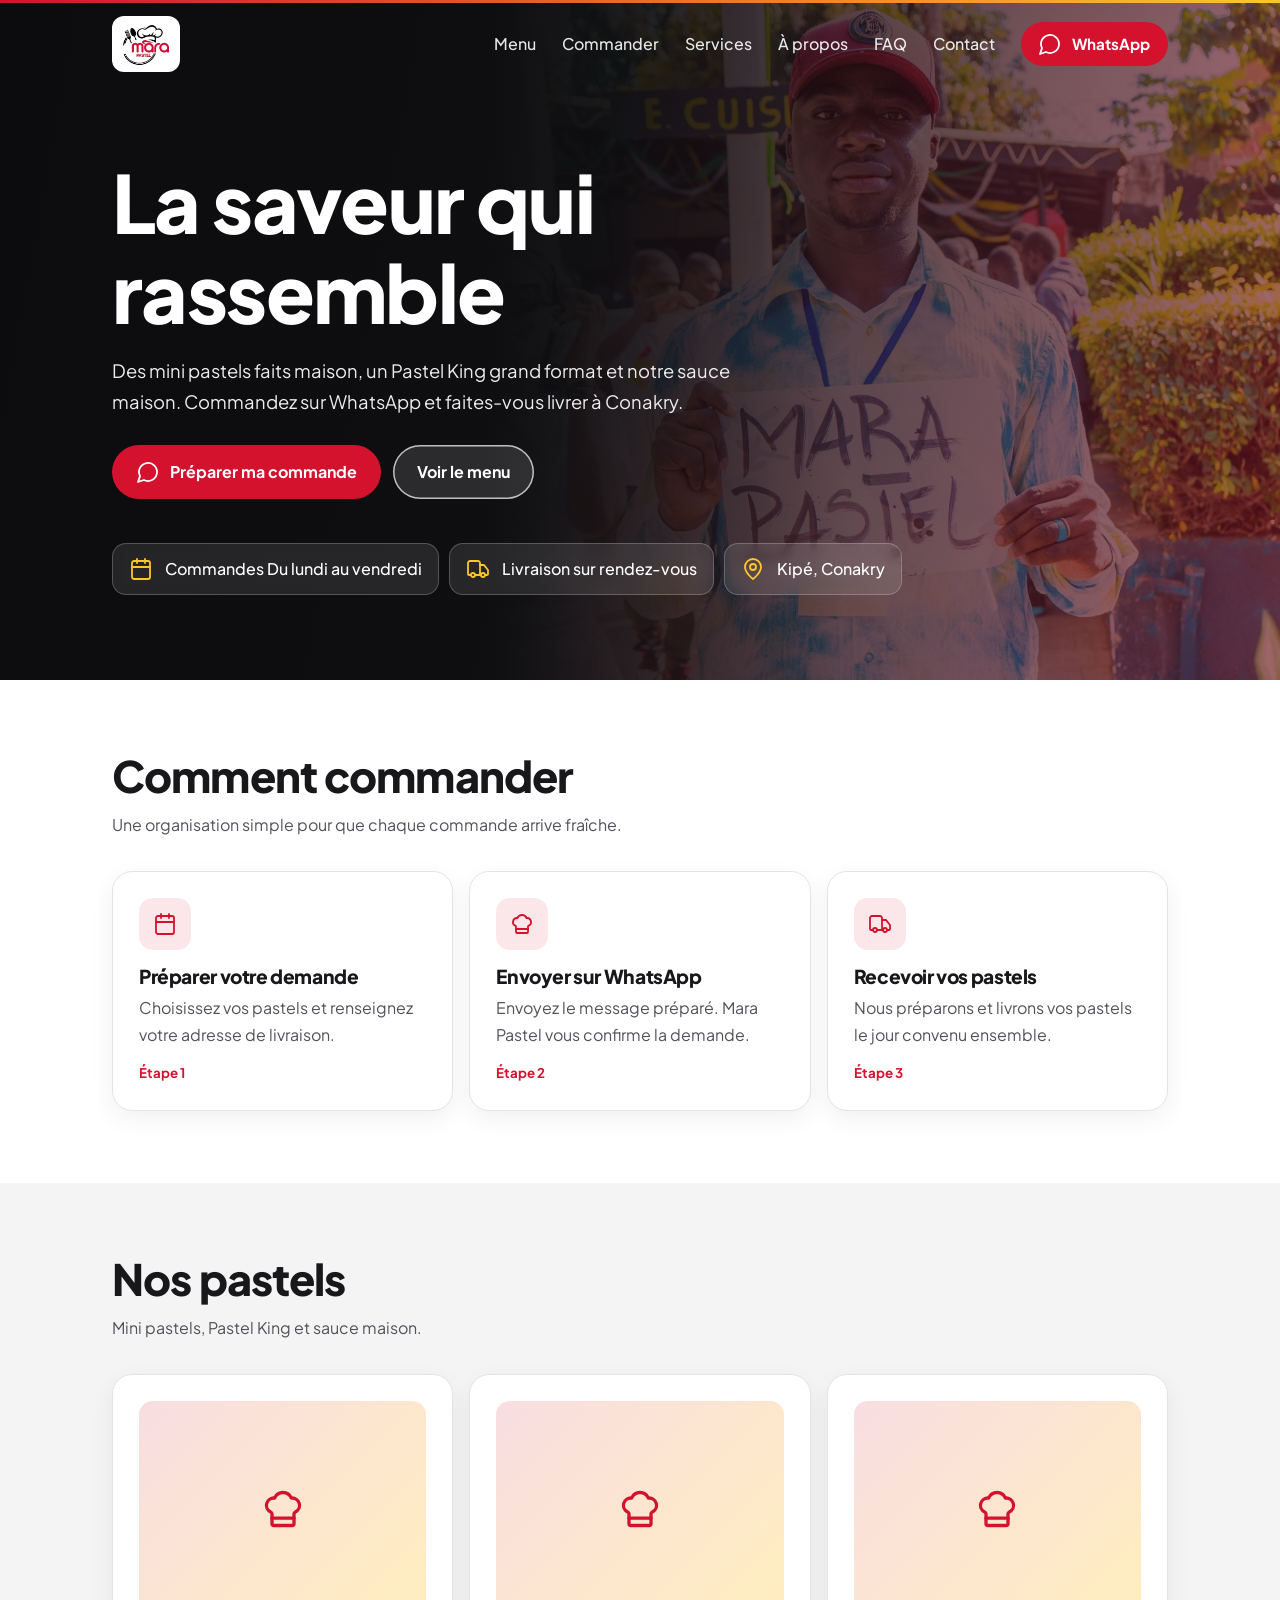
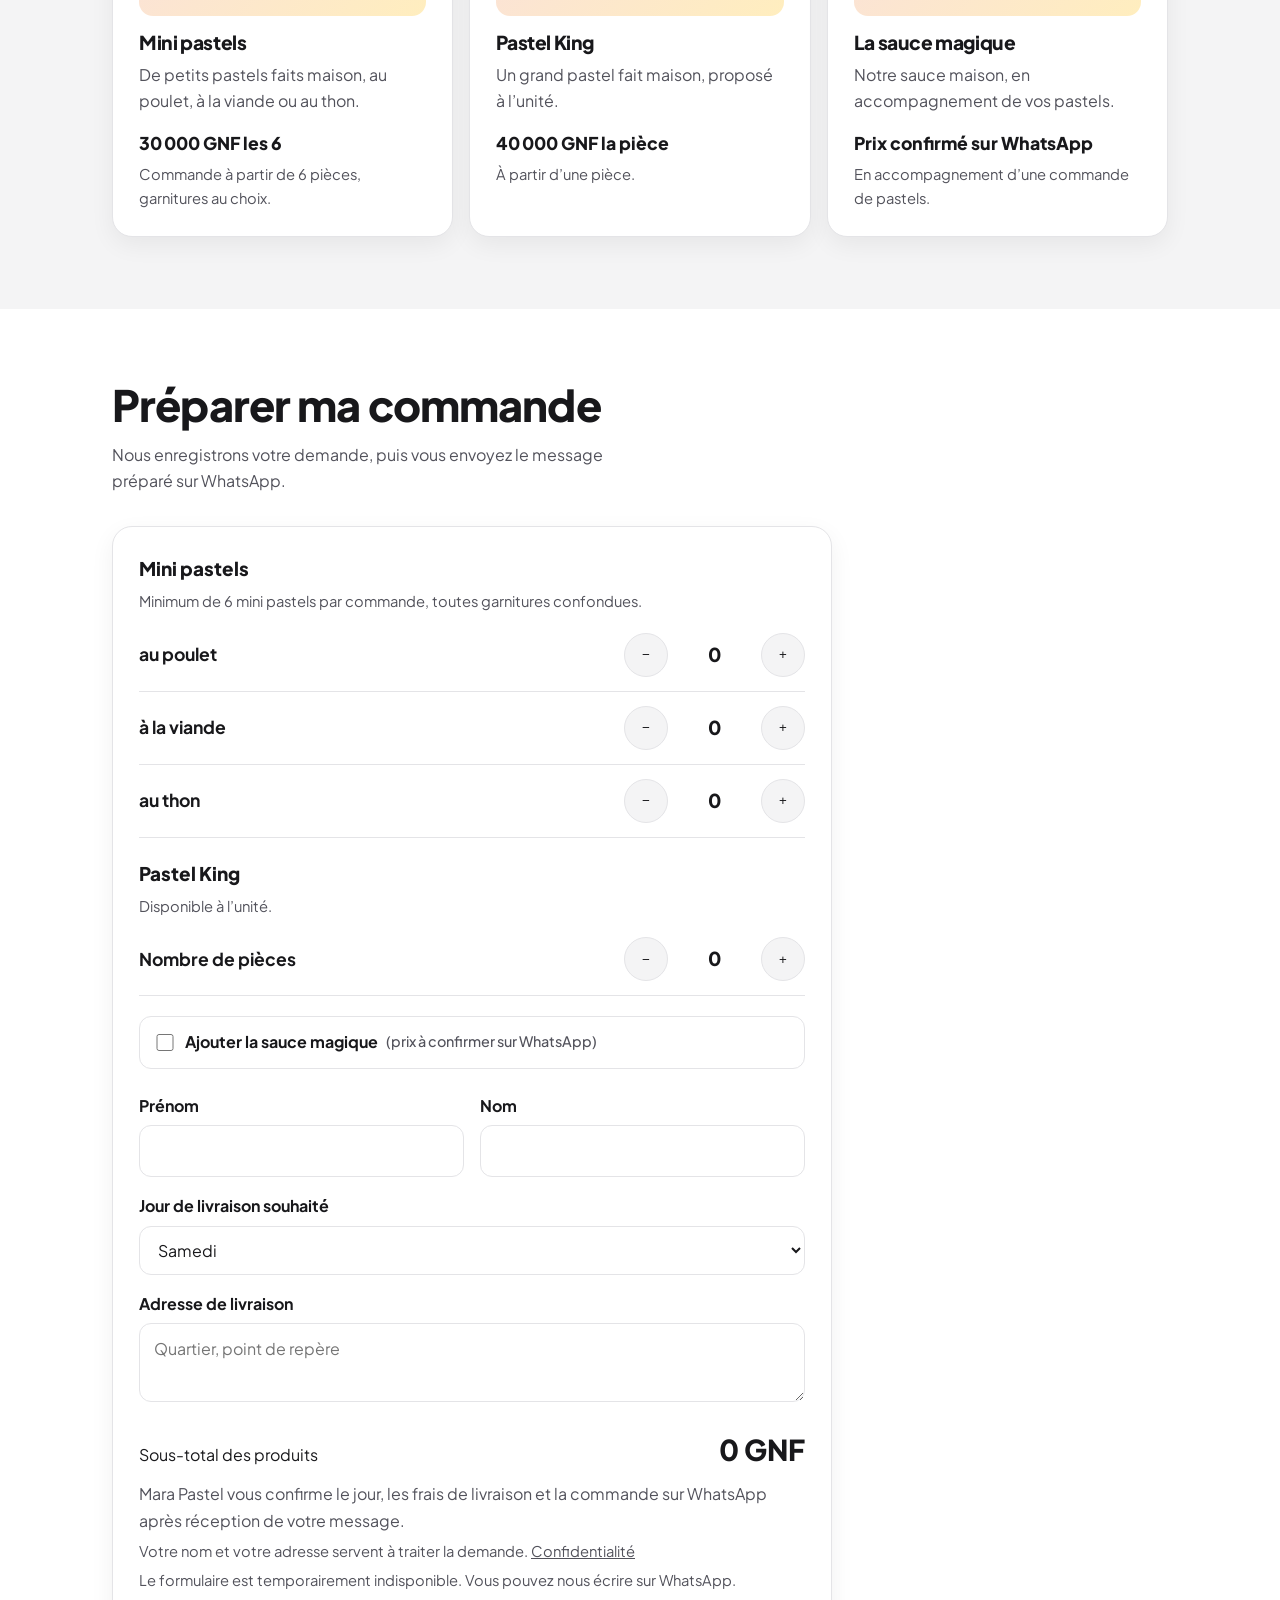
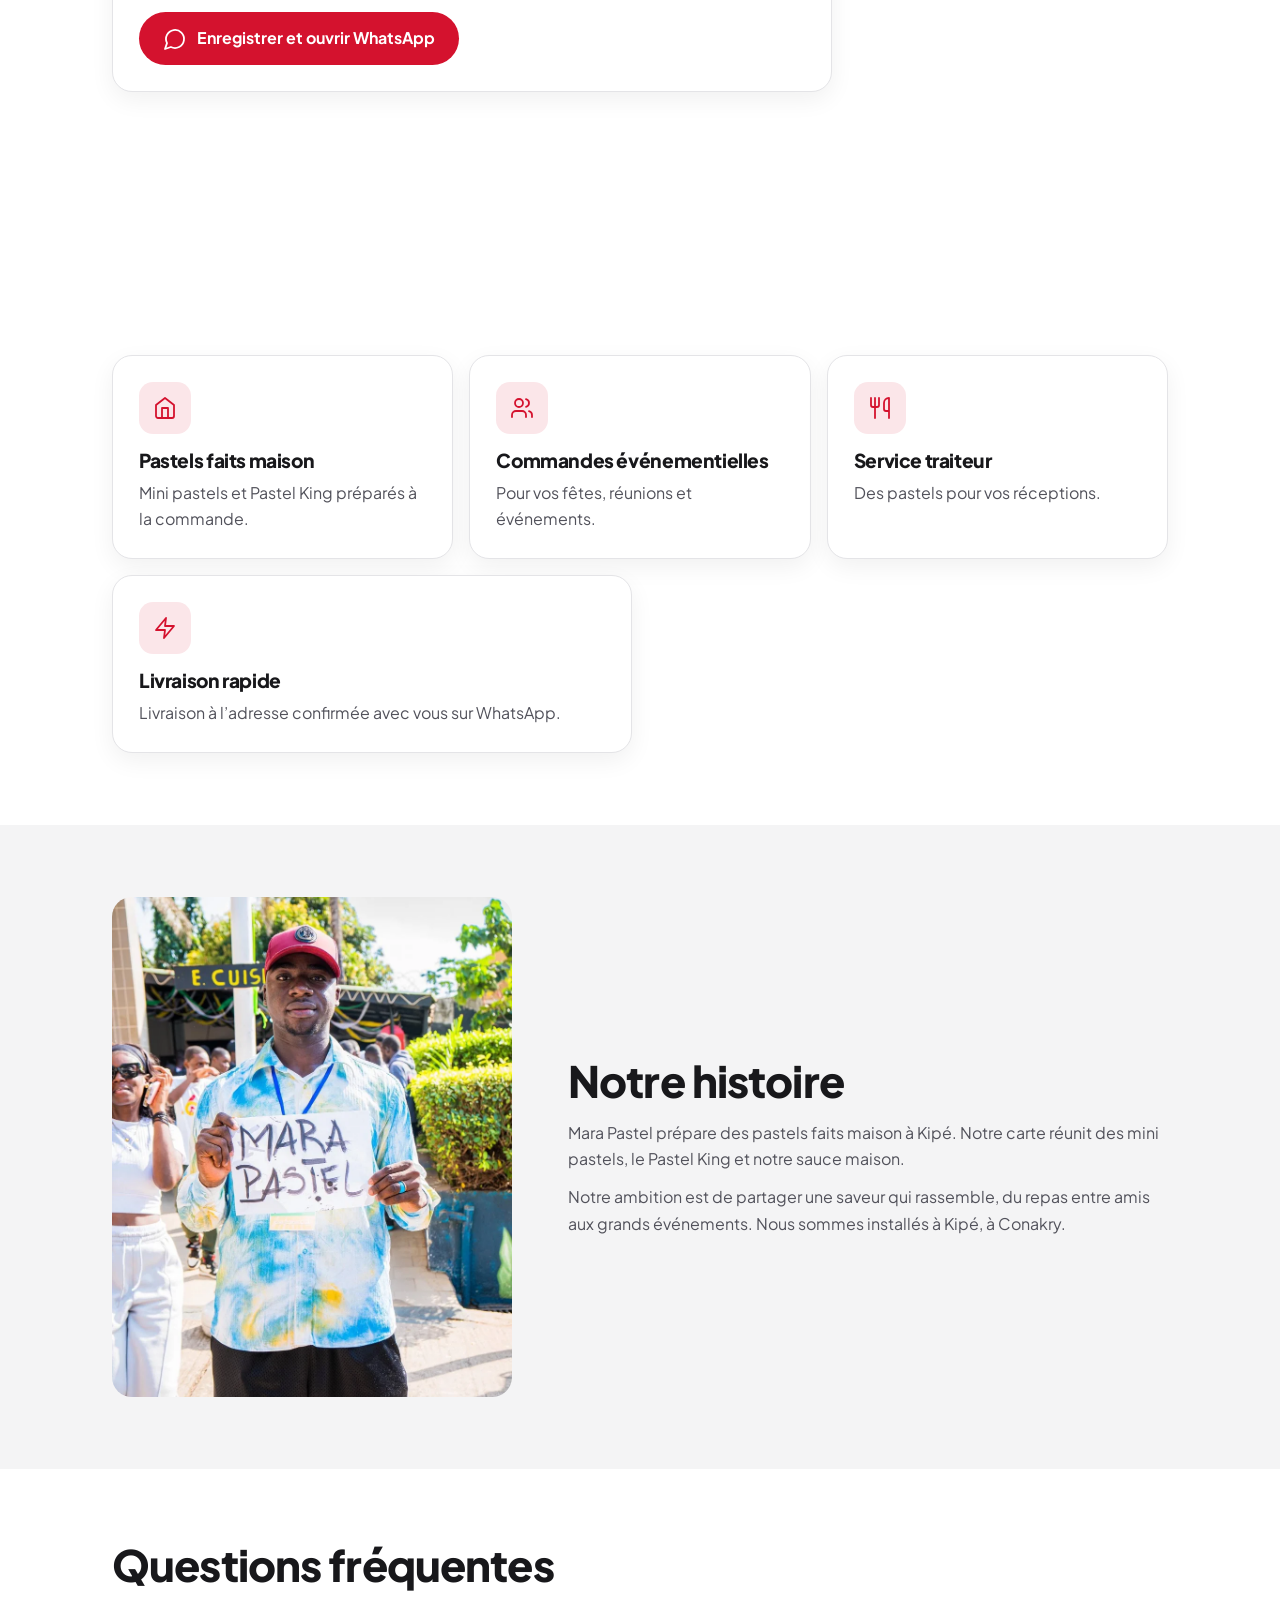
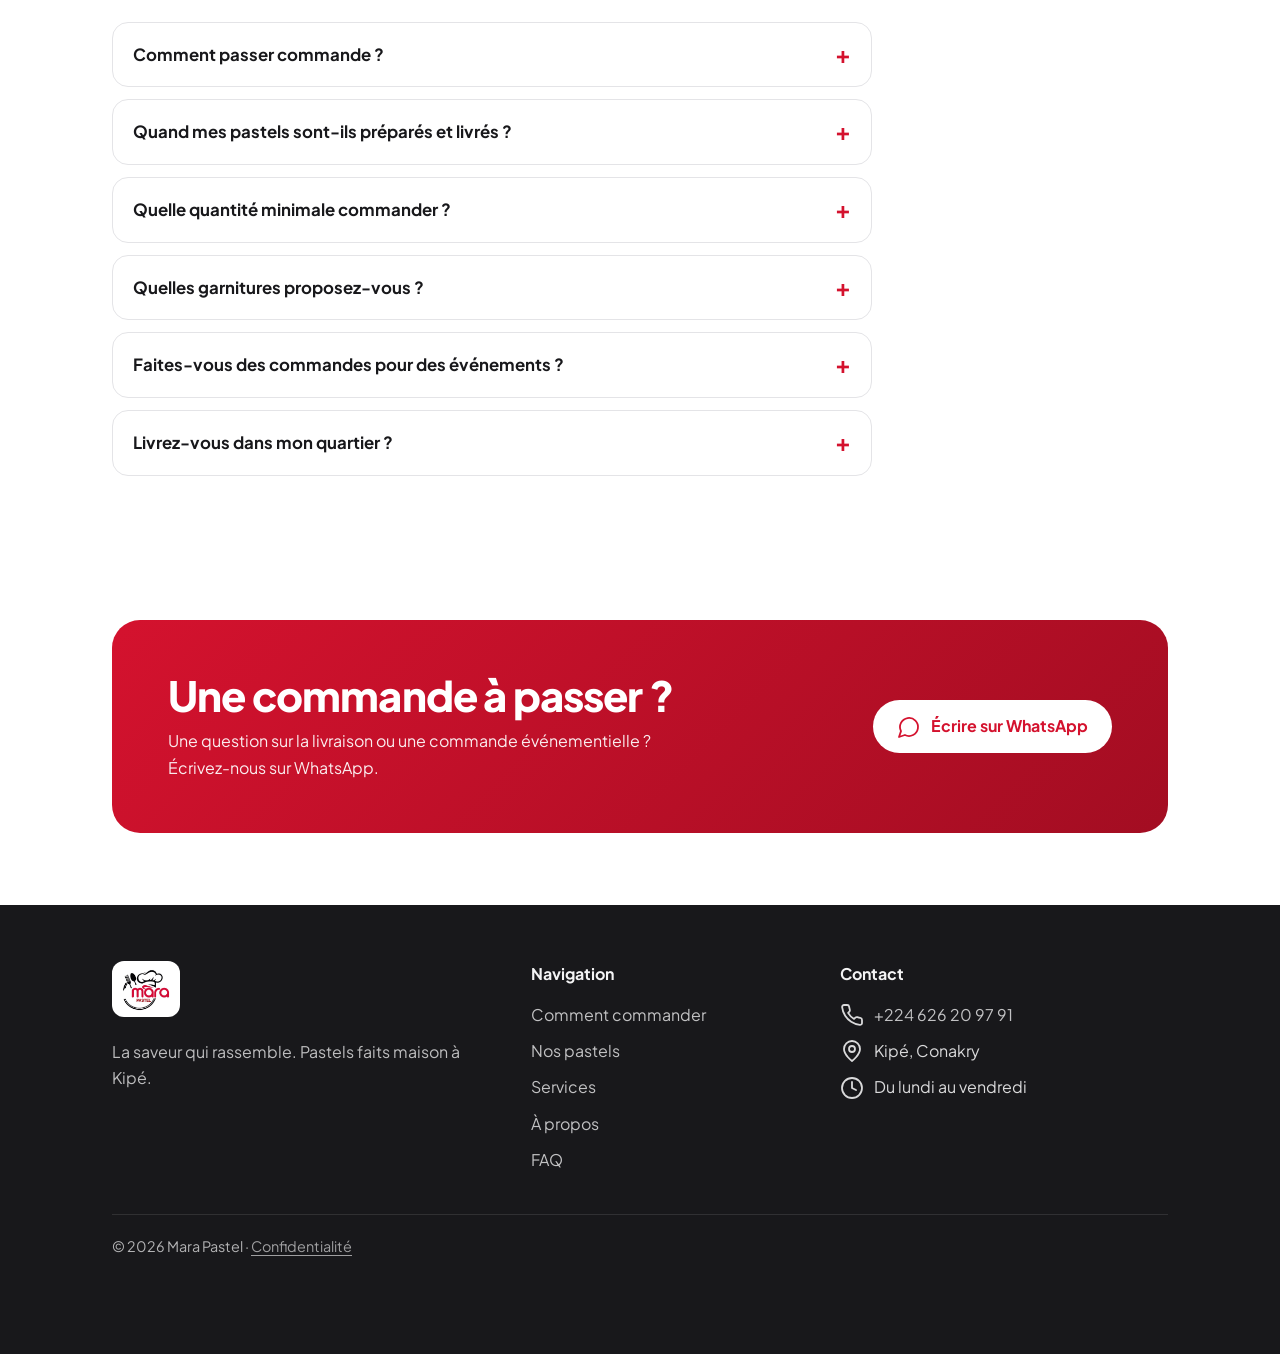
<file: index.html>
<!DOCTYPE html>
<html lang="fr">
<head>
<meta charset="utf-8">
<meta name="viewport" content="width=device-width, initial-scale=1, viewport-fit=cover">
<title>Mara Pastel | Pastels faits maison à Kipé, Conakry</title>
<link rel="canonical" href="https://marapastel.vercel.app/">
<meta name="google-site-verification" content="Z32lflYb1rDM1HScmgMy9D0R5qbUJGr7VTYJuBEm3Jw" />
<link rel="icon" href="assets/favicon.ico" type="image/x-icon" sizes="16x16 32x32 48x48 96x96">
<meta name="description" content="Mini pastels au poulet, à la viande ou au thon et Pastel King à l’unité. Commandez sur WhatsApp chez Mara Pastel à Kipé, avec livraison à Conakry.">
<meta name="robots" content="max-image-preview:large">
<link rel="stylesheet" href="https://fonts.googleapis.com/css2?family=Plus+Jakarta+Sans:wght@400;500;700;800&display=swap">
<meta name="theme-color" content="#d4122e">
<meta property="og:type" content="website">
<meta property="og:site_name" content="Mara Pastel">
<meta property="og:locale" content="fr_GN">
<meta property="og:url" content="https://marapastel.vercel.app/">
<meta property="og:title" content="Mara Pastel | Pastels faits maison à Kipé, Conakry">
<meta property="og:description" content="Mini pastels au poulet, à la viande ou au thon et Pastel King à l’unité. Commandez sur WhatsApp chez Mara Pastel à Kipé, avec livraison à Conakry.">
<meta property="og:image" content="https://marapastel.vercel.app/assets/logo-mara-pastel.jpg">
<meta property="og:image:type" content="image/jpeg">
<meta property="og:image:width" content="360">
<meta property="og:image:height" content="360">
<meta property="og:image:alt" content="Logo Mara Pastel">
<meta name="twitter:card" content="summary">
<script type="application/ld+json">
{
  "@context": "https://schema.org",
  "@graph": [
    {
      "@type": "WebSite",
      "@id": "https://marapastel.vercel.app/#site",
      "url": "https://marapastel.vercel.app/",
      "name": "Mara Pastel",
      "inLanguage": "fr",
      "publisher": { "@id": "https://marapastel.vercel.app/#mara-pastel" }
    },
    {
      "@type": "FoodEstablishment",
      "@id": "https://marapastel.vercel.app/#mara-pastel",
      "url": "https://marapastel.vercel.app/",
      "name": "Mara Pastel",
      "description": "Pastels faits maison à Kipé et livrés à Conakry sur commande.",
      "image": "https://marapastel.vercel.app/assets/mara-accueil.jpg",
      "logo": "https://marapastel.vercel.app/assets/logo-mara-pastel.jpg",
      "telephone": "+224626209791",
      "servesCuisine": "Pastels",
      "hasMenu": "https://marapastel.vercel.app/#pastels",
      "address": {
        "@type": "PostalAddress",
        "addressLocality": "Conakry",
        "addressCountry": "GN"
      },
      "areaServed": { "@type": "City", "name": "Conakry" }
    }
  ]
}
</script>
<link rel="stylesheet" href="styles.css?v=7">
<script src="content.js?v=5" defer></script>
<script src="supabase-config.js" defer></script>
<script src="site-data.js?v=6" defer></script>
<script src="script.js?v=9" defer></script>
</head>
<body class="storefront">
<div class="site-intro" aria-hidden="true">
  <div class="site-intro-mark"><img src="assets/logo-mara-pastel.jpg" alt="" width="132" height="132" fetchpriority="high"></div>
  <div class="site-intro-progress"></div>
</div>
<p class="preview-notice" id="preview-notice" hidden>Aperçu du brouillon administrateur</p>
<svg width="0" height="0" class="icon-definitions" aria-hidden="true"><defs>
<symbol id="i-cal" viewBox="0 0 24 24"><rect x="3" y="4" width="18" height="18" rx="2"/><path d="M16 2v4M8 2v4M3 10h18"/></symbol>
<symbol id="i-chef" viewBox="0 0 24 24"><path d="M17 21a1 1 0 0 0 1-1v-5.35c0-.457.316-.844.727-1.041a4 4 0 0 0-2.134-7.589 5 5 0 0 0-9.186 0 4 4 0 0 0-2.134 7.588c.411.198.727.585.727 1.041V20a1 1 0 0 0 1 1Z"/><path d="M6 17h12"/></symbol>
<symbol id="i-truck" viewBox="0 0 24 24"><path d="M14 18V6a2 2 0 0 0-2-2H4a2 2 0 0 0-2 2v11a1 1 0 0 0 1 1h2"/><path d="M15 18H9"/><path d="M19 18h2a1 1 0 0 0 1-1v-3.65a1 1 0 0 0-.22-.624l-3.48-4.35A1 1 0 0 0 17.52 8H14"/><circle cx="17" cy="18" r="2"/><circle cx="7" cy="18" r="2"/></symbol>
<symbol id="i-phone" viewBox="0 0 24 24"><path d="M22 16.92v3a2 2 0 0 1-2.18 2 19.79 19.79 0 0 1-8.63-3.07 19.5 19.5 0 0 1-6-6 19.79 19.79 0 0 1-3.07-8.67A2 2 0 0 1 4.11 2h3a2 2 0 0 1 2 1.72c.127.96.361 1.903.7 2.81a2 2 0 0 1-.45 2.11L8.09 9.91a16 16 0 0 0 6 6l1.27-1.27a2 2 0 0 1 2.11-.45c.907.339 1.85.573 2.81.7A2 2 0 0 1 22 16.92z"/></symbol>
<symbol id="i-pin" viewBox="0 0 24 24"><path d="M20 10c0 6-8 12-8 12s-8-6-8-12a8 8 0 0 1 16 0Z"/><circle cx="12" cy="10" r="3"/></symbol>
<symbol id="i-chat" viewBox="0 0 24 24"><path d="M7.9 20A9 9 0 1 0 4 16.1L2 22Z"/></symbol>
<symbol id="i-home" viewBox="0 0 24 24"><path d="m3 9 9-7 9 7v11a2 2 0 0 1-2 2H5a2 2 0 0 1-2-2z"/><path d="M9 22V12h6v10"/></symbol>
<symbol id="i-users" viewBox="0 0 24 24"><path d="M16 21v-2a4 4 0 0 0-4-4H6a4 4 0 0 0-4 4v2"/><circle cx="9" cy="7" r="4"/><path d="M22 21v-2a4 4 0 0 0-3-3.87M16 3.13a4 4 0 0 1 0 7.75"/></symbol>
<symbol id="i-fork" viewBox="0 0 24 24"><path d="M3 2v7c0 1.1.9 2 2 2h4a2 2 0 0 0 2-2V2M7 2v20M21 15V2a5 5 0 0 0-5 5v6c0 1.1.9 2 2 2h3Zm0 0v7"/></symbol>
<symbol id="i-bag" viewBox="0 0 24 24"><path d="M6 2 3 6v14a2 2 0 0 0 2 2h14a2 2 0 0 0 2-2V6l-3-4Z"/><path d="M3 6h18"/><path d="M16 10a4 4 0 0 1-8 0"/></symbol>
<symbol id="i-bolt" viewBox="0 0 24 24"><path d="M13 2 3 14h9l-1 8 10-12h-9z"/></symbol>
<symbol id="i-fb" viewBox="0 0 24 24"><path d="M24 12.073c0-6.627-5.373-12-12-12s-12 5.373-12 12c0 5.99 4.388 10.954 10.125 11.854v-8.385H7.078v-3.47h3.047V9.43c0-3.007 1.792-4.669 4.533-4.669 1.312 0 2.686.235 2.686.235v2.953H15.83c-1.491 0-1.956.925-1.956 1.874v2.25h3.328l-.532 3.47h-2.796v8.385C19.612 23.027 24 18.062 24 12.073z"/></symbol>
<symbol id="i-tt" viewBox="0 0 24 24"><path d="M12.525.02c1.31-.02 2.61-.01 3.91-.02.08 1.53.63 3.09 1.75 4.17 1.12 1.11 2.7 1.62 4.24 1.79v4.03c-1.44-.05-2.89-.35-4.2-.97-.57-.26-1.1-.59-1.62-.93-.01 2.92.01 5.84-.02 8.75-.08 1.4-.54 2.79-1.35 3.94-1.31 1.92-3.58 3.17-5.91 3.21-1.43.08-2.86-.31-4.08-1.03-2.02-1.19-3.44-3.37-3.65-5.71-.02-.5-.03-1-.01-1.49.18-1.9 1.12-3.72 2.58-4.96 1.66-1.44 3.98-2.13 6.15-1.72.02 1.48-.04 2.96-.04 4.44-.99-.32-2.15-.23-3.02.37-.63.41-1.11 1.04-1.36 1.75-.21.51-.15 1.07-.14 1.61.24 1.64 1.82 3.02 3.5 2.87 1.12-.01 2.19-.66 2.77-1.61.19-.33.4-.67.41-1.06.1-1.79.06-3.57.07-5.36.01-4.03-.01-8.05.02-12.07z"/></symbol>
<symbol id="i-img" viewBox="0 0 24 24"><rect x="3" y="3" width="18" height="18" rx="2"/><circle cx="9" cy="9" r="2"/><path d="m21 15-3.09-3.09a2 2 0 0 0-2.82 0L6 21"/></symbol>
<symbol id="i-clock" viewBox="0 0 24 24"><circle cx="12" cy="12" r="10"/><path d="M12 6v6l4 2"/></symbol>
<symbol id="i-shield" viewBox="0 0 24 24"><path d="M20 13c0 5-3.5 7.5-7.66 8.95a1 1 0 0 1-.67-.01C7.5 20.5 4 18 4 13V6a1 1 0 0 1 1-1c2 0 4.5-1.2 6.24-2.72a1.17 1.17 0 0 1 1.52 0C14.51 3.81 17 5 19 5a1 1 0 0 1 1 1z"/><path d="m9 12 2 2 4-4"/></symbol>
<symbol id="i-smile" viewBox="0 0 24 24"><circle cx="12" cy="12" r="10"/><path d="M8 14s1.5 2 4 2 4-2 4-2M9 9h.01M15 9h.01"/></symbol>
<symbol id="i-heart" viewBox="0 0 24 24"><path d="M19 14c1.49-1.46 3-3.21 3-5.5A5.5 5.5 0 0 0 16.5 3c-1.76 0-3 .5-4.5 2-1.5-1.5-2.74-2-4.5-2A5.5 5.5 0 0 0 2 8.5c0 2.3 1.5 4.05 3 5.5l7 7Z"/></symbol>
</defs></svg>

<section class="hero" id="accueil">
<img class="bg" data-mara-image="hero" src="assets/mara-accueil.jpg" alt="" width="1400" height="1972" fetchpriority="high">
<div class="veil"></div>
<header class="wrap top">
<a class="logo" href="#accueil" aria-label="Mara Pastel, accueil"><img src="assets/logo-mara-pastel.jpg" alt="Mara Pastel"></a>
<nav aria-label="Navigation principale">
<a href="#pastels">Menu</a><a href="#formulaire">Commander</a><a href="#services">Services</a><a href="#apropos">À propos</a><a href="#faq">FAQ</a><a href="#galerie">Galerie</a><a href="#contact">Contact</a>
<a class="btn" href="https://wa.me/224626209791?text=Bonjour%20Mara%20Pastel%2C%20je%20souhaite%20passer%20commande.%0A%0ASource%20%3A%20site%20Mara%20Pastel" rel="noopener"><svg class="ic"><use href="#i-chat"/></svg>WhatsApp</a>
</nav>
<button class="burger" type="button" aria-label="Menu" aria-expanded="false" aria-controls="menu"><svg class="ic" viewBox="0 0 24 24"><path class="o" d="M4 7h16M4 12h16M4 17h16"/><path class="c" d="M6 6l12 12M18 6 6 18"/></svg></button>
<div class="menu" id="menu" hidden><a href="#pastels">Menu</a><a href="#formulaire">Commander</a><a href="#services">Services</a><a href="#apropos">À propos</a><a href="#faq">FAQ</a><a href="#galerie">Galerie</a><a href="#contact">Contact</a></div>
</header>
<div class="wrap hero-body">
<h1 data-mara-text="hero.title">La saveur qui rassemble</h1>
<p class="lead" data-mara-text="hero.body">Des mini pastels faits maison, un Pastel King grand format et notre sauce maison. Commandez sur WhatsApp et faites-vous livrer à Conakry.</p>
<div class="actions">
<a class="btn" href="#formulaire"><svg class="ic"><use href="#i-chat"/></svg>Préparer ma commande</a>
<a class="btn ghost" href="#pastels">Voir le menu</a>
</div>
<ul class="facts">
<li><svg class="ic"><use href="#i-cal"/></svg><span>Commandes <span data-setting="orderHours">du lundi au vendredi</span></span></li>
<li><svg class="ic"><use href="#i-truck"/></svg><span>Livraison <span data-setting="deliveryHours">sur rendez-vous</span></span></li>
<li><svg class="ic"><use href="#i-pin"/></svg><span data-setting="deliveryArea">Kipé, Conakry</span></li>
</ul>
</div>
</section>

<main>
<section class="s" id="commande"><div class="wrap">
<div class="head"><h2>Comment commander</h2><p>Une organisation simple pour que chaque commande arrive fraîche.</p></div>
<div class="grid c3">
<article class="card"><span class="tile"><svg class="ic"><use href="#i-cal"/></svg></span><h3>Préparer votre demande</h3><p>Choisissez vos pastels et renseignez votre adresse de livraison.</p><small>Étape 1</small></article>
<article class="card"><span class="tile"><svg class="ic"><use href="#i-chef"/></svg></span><h3>Envoyer sur WhatsApp</h3><p>Envoyez le message préparé. Mara Pastel vous confirme la demande.</p><small>Étape 2</small></article>
<article class="card"><span class="tile"><svg class="ic"><use href="#i-truck"/></svg></span><h3>Recevoir vos pastels</h3><p>Nous préparons et livrons vos pastels le jour convenu ensemble.</p><small>Étape 3</small></article>
</div>
</div></section>

<section class="s alt" id="pastels"><div class="wrap">
<div class="head"><h2>Nos pastels</h2><p>Mini pastels, Pastel King et sauce maison.</p></div>
<div class="grid c3">
<article class="card" data-product="mini"><div class="shot"><svg class="ic" aria-hidden="true"><use href="#i-chef"/></svg><img data-mara-image="product.poulet" alt="" hidden loading="lazy" decoding="async"></div><h3 data-mara-text="product.mini.title">Mini pastels</h3><p data-mara-text="product.mini.body">De petits pastels faits maison, au poulet, à la viande ou au thon.</p><p class="product-rate" data-rate="mini">30 000 GNF les 6</p><p class="product-note" data-product-note="mini">Commande à partir de 6 pièces, garnitures au choix.</p></article>
<article class="card" data-product="king"><div class="shot"><svg class="ic" aria-hidden="true"><use href="#i-chef"/></svg><img data-mara-image="product.thon" alt="" hidden loading="lazy" decoding="async"></div><h3 data-mara-text="product.king.title">Pastel King</h3><p data-mara-text="product.king.body">Un grand pastel fait maison, proposé à l’unité.</p><p class="product-rate" data-rate="king">40 000 GNF la pièce</p><p class="product-note" data-product-note="king">À partir d’une pièce.</p></article>
<article class="card" data-product="sauce"><div class="shot"><svg class="ic" aria-hidden="true"><use href="#i-chef"/></svg><img data-mara-image="product.viande" alt="" hidden loading="lazy" decoding="async"></div><h3 data-mara-text="product.sauce.title">La sauce magique</h3><p data-mara-text="product.sauce.body">Notre sauce maison, en accompagnement de vos pastels.</p><p class="product-rate" data-rate="sauce">Prix confirmé sur WhatsApp</p><p class="product-note" data-product-note="sauce">En accompagnement d’une commande de pastels.</p></article>
</div></div></section>

<section class="s" id="formulaire"><div class="wrap">
<div class="head"><h2>Préparer ma commande</h2><p>Nous enregistrons votre demande, puis vous envoyez le message préparé sur WhatsApp.</p></div>
<form class="order card" id="order-form" method="post">
<fieldset id="order-fields">
<legend class="sr-only">Votre commande</legend>
<fieldset class="order-group" data-order-product="mini"><legend>Mini pastels</legend>
<p class="order-hint" id="mini-rule">Minimum de 6 mini pastels par commande, toutes garnitures confondues.</p>
<div id="mini-quantities"></div>
</fieldset>
<fieldset class="order-group" data-order-product="king"><legend>Pastel King</legend><p class="order-hint">Disponible à l’unité.</p><div id="king-quantities"></div></fieldset>
<label class="order-sauce" data-order-product="sauce"><input name="sauce" type="checkbox"> Ajouter la sauce magique <span id="sauce-order-price"></span></label>
<div class="grid c2 order-customer">
<label class="fld">Prénom<input name="firstName" autocomplete="given-name" maxlength="80" required></label>
<label class="fld">Nom<input name="lastName" autocomplete="family-name" maxlength="80" required></label>
</div>
<label class="fld">Jour de livraison souhaité
  <select name="deliveryDay" required>
    <option>Lundi</option>
    <option>Mardi</option>
    <option>Mercredi</option>
    <option>Jeudi</option>
    <option>Vendredi</option>
    <option selected>Samedi</option>
    <option>Dimanche</option>
  </select>
</label>
<label class="fld">Adresse de livraison <textarea name="deliveryAddress" placeholder="Quartier, point de repère" autocomplete="street-address" maxlength="250" rows="2" required></textarea></label>
<div class="tot"><span>Sous-total des produits</span><output id="pr" aria-live="polite">0 GNF</output></div>
<p id="order-terms">Mara Pastel vous confirme le jour, les frais de livraison et la commande sur WhatsApp après réception de votre message.</p>
<p class="order-hint">Votre nom et votre adresse servent à traiter la demande. <a href="confidentialite.html">Confidentialité</a></p>
<p class="order-hint" id="order-availability" role="status" hidden></p>
<p class="err" id="er" role="alert" hidden></p>
<button class="btn" id="go" type="submit" aria-describedby="order-terms" disabled><svg class="ic"><use href="#i-chat"/></svg>Enregistrer et ouvrir WhatsApp</button>
</fieldset>
<div class="order-success" id="order-success" hidden>
<h3>Demande enregistrée</h3><p id="order-success-text" role="status"></p>
<a class="btn" id="order-whatsapp">Ouvrir WhatsApp</a>
<button class="btn order-new" id="new-order" type="button">Nouvelle demande</button>
</div>
</form></div></section>
<section class="s" id="services"><div class="wrap">
<div class="head"><h2>Nos services</h2><p>Du simple repas aux grandes occasions.</p></div>
<div class="grid c3">
<article class="card"><span class="tile"><svg class="ic"><use href="#i-home"/></svg></span><h3>Pastels faits maison</h3><p>Mini pastels et Pastel King préparés à la commande.</p></article>
<article class="card"><span class="tile"><svg class="ic"><use href="#i-users"/></svg></span><h3>Commandes événementielles</h3><p>Pour vos fêtes, réunions et événements.</p></article>
<article class="card"><span class="tile"><svg class="ic"><use href="#i-fork"/></svg></span><h3>Service traiteur</h3><p>Des pastels pour vos réceptions.</p></article>
<article class="card"><span class="tile"><svg class="ic"><use href="#i-bolt"/></svg></span><h3>Livraison rapide</h3><p>Livraison à l’adresse confirmée avec vous sur WhatsApp.</p></article>
</div>
</div></section>

<section class="s alt" id="apropos"><div class="wrap"><div class="about">
<figure><img data-mara-image="story" src="assets/mara-evenement.webp" alt="Le vendeur de Mara Pastel sur son stand lors d’un événement" width="852" height="1200" loading="lazy" decoding="async"></figure>
<div><h2 data-mara-text="story.title">Notre histoire</h2><p data-mara-text="story.intro">Mara Pastel prépare des pastels faits maison à Kipé. Notre carte réunit des mini pastels, le Pastel King et notre sauce maison.</p><p data-mara-text="story.body">Notre ambition est de partager une saveur qui rassemble, du repas entre amis aux grands événements. Nous sommes installés à Kipé, à Conakry.</p></div>
</div></div></section>
<section class="s" id="faq"><div class="wrap">
<div class="head"><h2>Questions fréquentes</h2></div>
<div class="faq">
<details><summary>Comment passer commande ?</summary><p>Les demandes sont prises <span data-setting="orderHours">du lundi au vendredi</span>. Préparez la vôtre avec le formulaire, puis envoyez le message WhatsApp.</p></details>
<details><summary>Quand mes pastels sont-ils préparés et livrés ?</summary><p>La livraison se fait <span data-setting="deliveryHours">sur rendez-vous</span>. Nous confirmons le jour choisi et les frais sur WhatsApp.</p></details>
<details><summary>Quelle quantité minimale commander ?</summary><p id="faq-minimum">Le minimum de 6 s’applique uniquement aux mini pastels. Vous pouvez commander un seul Pastel King.</p></details>
<details><summary>Quelles garnitures proposez-vous ?</summary><p data-mara-text="faq.fillings">Les mini pastels sont proposés au poulet, à la viande ou au thon. Vous pouvez mélanger les garnitures dans une même commande.</p></details>
<details><summary>Faites-vous des commandes pour des événements ?</summary><p data-mara-text="faq.events">Pour une fête, une réunion ou une réception, contactez-nous sur WhatsApp avec la date et le nombre de personnes.</p></details>
<details><summary>Livrez-vous dans mon quartier ?</summary><p data-mara-text="faq.delivery">Indiquez votre quartier dans le formulaire. Nous confirmons la livraison et ses frais sur WhatsApp.</p></details>
</div></div></section>
<section class="s alt" id="galerie" hidden><div class="wrap">
<div class="head"><h2>Galerie</h2><p>Mara Pastel en images, événement par événement.</p></div>
<div class="grid c3" id="albums"></div>
<div class="empty" id="galerie-vide"><span class="tile"><svg class="ic"><use href="#i-img"/></svg></span><h3>Les albums arrivent bientôt</h3><p>Chaque événement aura son propre album photo.</p></div>
</div></section>

<section class="s" id="contact"><div class="wrap">
<div class="cta">
<div><h2>Une commande à passer ?</h2><p>Une question sur la livraison ou une commande événementielle ? Écrivez-nous sur WhatsApp.</p><p id="payment-info" hidden><strong>Paiement :</strong> <span data-setting="payment"></span></p></div>
<a class="btn light" href="https://wa.me/224626209791?text=Bonjour%20Mara%20Pastel%2C%20je%20souhaite%20passer%20commande.%0A%0ASource%20%3A%20site%20Mara%20Pastel" rel="noopener"><svg class="ic"><use href="#i-chat"/></svg>Écrire sur WhatsApp</a>
</div>
</div></section>
</main>

<footer>
<div class="wrap">
<div class="cols">
<div><a class="logo" href="#accueil" aria-label="Mara Pastel, accueil"><img src="assets/logo-mara-pastel.jpg" alt="Mara Pastel"></a><p class="tag">La saveur qui rassemble. Pastels faits maison à Kipé.</p></div>
<div><h4>Navigation</h4><ul><li><a href="#commande">Comment commander</a></li><li><a href="#pastels">Nos pastels</a></li><li><a href="#services">Services</a></li><li><a href="#apropos">À propos</a></li><li><a href="#faq">FAQ</a></li><li><a href="#galerie">Galerie</a></li></ul></div>
<div><h4>Contact</h4><ul>
<li><svg class="ic"><use href="#i-phone"/></svg><a href="tel:+224626209791">+224 626 20 97 91</a></li>
<li><svg class="ic"><use href="#i-pin"/></svg><span data-setting="deliveryArea">Kipé, Conakry</span></li>
<li><svg class="ic"><use href="#i-clock"/></svg><span data-setting="orderHours">Du lundi au vendredi</span></li>
<li id="social-facebook" hidden><svg class="ic bi"><use href="#i-fb"/></svg><a>Facebook</a></li>
<li id="social-tiktok" hidden><svg class="ic bi"><use href="#i-tt"/></svg><a>TikTok</a></li>
</ul></div>
</div>
<p class="legal">© 2026 Mara Pastel · <a href="confidentialite.html">Confidentialité</a></p>
</div>
</footer>
<a class="btn fab" href="#formulaire" aria-label="Préparer ma commande"><svg class="ic"><use href="#i-chat"/></svg>Commander</a>
<dialog id="dlg" aria-labelledby="dt"><button class="btn close" id="x" type="button">Fermer</button><h3 id="dt"></h3><p id="dm"></p><div class="pics" id="dp"></div></dialog>
</body>
</html>
</file>
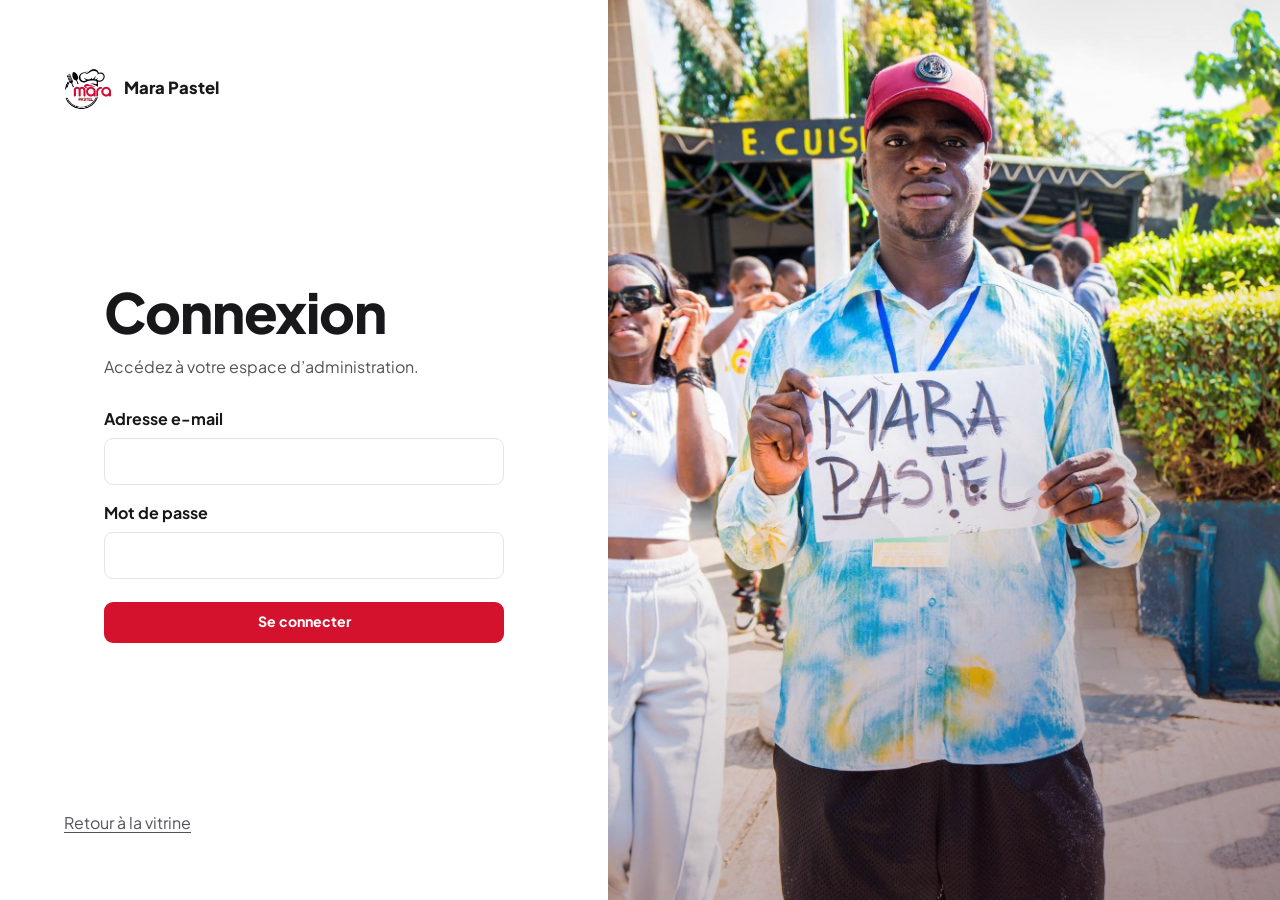
<file: admin/index.html>
<!doctype html>
<html lang="fr">
<head>
  <meta charset="utf-8">
  <meta name="viewport" content="width=device-width, initial-scale=1">
  <meta name="robots" content="noindex, nofollow">
  <meta name="referrer" content="no-referrer">
  <meta name="theme-color" content="#d4122e">
  <title>Administration – Mara Pastel</title>
  <link rel="icon" href="../assets/favicon.ico" type="image/x-icon" sizes="16x16 32x32 48x48 96x96">
  <link rel="stylesheet" href="https://fonts.googleapis.com/css2?family=Plus+Jakarta+Sans:wght@400;500;600;700;800&display=swap">
  <link rel="stylesheet" href="../styles.css?v=4">
  <link rel="stylesheet" href="admin.css?v=7">
  <script src="../content.js?v=5" defer></script>
  <script src="../supabase-config.js" defer></script>
  <script src="../site-data.js?v=6" defer></script>
  <script src="admin.js?v=6" defer></script>
  <script src="orders.js?v=3" defer></script>
  <script src="dashboard.js?v=2" defer></script>
</head>
<body class="admin-shell">
  <main class="admin-login-screen" id="login-panel">
    <div class="admin-login-side">
      <a class="admin-brand" href="../" aria-label="Mara Pastel, accueil">
        <img src="../assets/logo-mara-pastel.jpg" alt="" width="48" height="48">
        <span>Mara Pastel</span>
      </a>
      <form class="admin-login" id="login-form" method="post">
        <h1>Connexion</h1>
        <p>Accédez à votre espace d’administration.</p>
        <label class="fld">Adresse e-mail
          <input name="email" type="email" autocomplete="username" required>
        </label>
        <label class="fld">Mot de passe
          <input name="password" type="password" autocomplete="current-password" required>
        </label>
        <button class="btn" type="submit" disabled>Se connecter</button>
        <p id="login-status" class="admin-status" role="status"></p>
      </form>
      <form class="admin-login" id="mfa-login-form" method="post" hidden>
        <h1>Vérifier la connexion</h1>
        <p>Saisissez le code à six chiffres de votre application d’authentification.</p>
        <label class="fld">Code de vérification
          <input name="code" type="text" inputmode="numeric" autocomplete="one-time-code" pattern="[0-9]{6}" maxlength="6" required>
        </label>
        <div class="account-actions">
          <button class="btn" type="submit">Vérifier</button>
          <button class="btn admin-secondary" id="mfa-login-cancel" type="button">Revenir à la connexion</button>
        </div>
        <p id="mfa-login-status" class="admin-status" role="status"></p>
      </form>
      <a class="admin-login-home" href="../">Retour à la vitrine</a>
    </div>
    <div class="admin-login-photo" aria-hidden="true">
      <img src="../assets/mara-accueil.jpg" alt="" width="1400" height="1972">
    </div>
  </main>

  <div id="dashboard" class="admin-layout" hidden>
    <aside class="admin-sidebar">
      <a class="admin-brand" href="#tableau-de-bord" aria-label="Mara Pastel, tableau de bord">
        <img src="../assets/logo-mara-pastel.jpg" alt="" width="44" height="44">
        <span>Mara Pastel <small>Administration</small></span>
      </a>
      <nav class="admin-nav" aria-label="Administration">
        <a href="#tableau-de-bord">Tableau de bord</a>
        <a href="#demandes">Commandes</a>
        <a href="#messages">Messages WhatsApp</a>
        <a href="#contenu">Textes et photos</a>
        <a href="#evenements">Galerie</a>
        <a href="#reglages">Réglages</a>
      </nav>
      <div class="admin-sidebar-footer">
        <a href="../" target="_blank" rel="noopener noreferrer">Voir la vitrine</a>
        <button class="admin-account-link" id="account-settings" type="button" aria-haspopup="dialog">Paramètres du compte</button>
      </div>
    </aside>

    <main class="admin-main">
      <header class="admin-topbar">
        <h1 id="admin-title" tabindex="-1">Tableau de bord</h1>
        <button class="btn admin-secondary" id="logout" type="button" hidden>Se déconnecter</button>
      </header>

      <div class="admin-content">
        <section class="admin-view" data-admin-view id="tableau-de-bord" aria-labelledby="admin-title">
          <div class="admin-view-header">
            <div>
              <h2>Suivi des commandes</h2>
              <p>Demandes reçues via le formulaire Mara Pastel.</p>
            </div>
            <div class="admin-actions">
              <label class="admin-period">Période
                <select id="dashboard-period">
                  <option value="7">7 derniers jours</option>
                  <option value="30" selected>30 derniers jours</option>
                  <option value="all">Depuis le début</option>
                </select>
              </label>
              <button class="btn admin-secondary" type="button" id="refresh-dashboard">Actualiser</button>
            </div>
          </div>
          <p class="admin-status" id="dashboard-status" role="status"></p>
          <div id="dashboard-results" hidden>
            <dl class="metric-grid">
              <div class="metric-card"><dt>Demandes reçues</dt><dd id="metric-received">—</dd></div>
              <div class="metric-card"><dt>À confirmer</dt><dd id="metric-pending">—</dd></div>
              <div class="metric-card"><dt>Confirmées</dt><dd id="metric-confirmed">—</dd></div>
              <div class="metric-card metric-amount"><dt>Sous-total confirmé</dt><dd id="metric-amount">—</dd><small>Hors frais à confirmer</small></div>
            </dl>
            <div class="insight-grid">
              <section class="admin-panel activity-panel">
                <div class="insight-heading"><h2>Activité des commandes</h2><p id="activity-range"></p></div>
                <p id="activity-empty" class="panel-empty" hidden>Aucune demande enregistrée sur cette période.</p>
                <div class="activity-chart" id="activity-chart" hidden>
                  <div class="activity-scale" aria-hidden="true"><span id="activity-maximum"></span><span>0</span></div>
                  <ol class="activity-bars" id="activity-bars" aria-label="Nombre de demandes par date"></ol>
                </div>
              </section>
              <section class="admin-panel products-panel">
                <div class="insight-heading">
                  <h2>Mini pastels et Pastel King</h2>
                  <p>Une demande peut contenir les deux produits.</p>
                </div>
                <div class="product-comparison" id="product-comparison"></div>
                <p class="comparison-result" id="product-insight"></p>
              </section>
            </div>
            <div class="dashboard-detail">
              <a href="#demandes">Voir les demandes <span aria-hidden="true">→</span></a>
            </div>
          </div>
        </section>

        <section class="admin-view" data-admin-view id="demandes" hidden aria-labelledby="admin-title">
          <div class="admin-view-header">
            <p>Confirmez les demandes après échange sur WhatsApp. L’annulation supprime la demande de l’historique.</p>
            <div class="admin-actions">
              <button class="btn admin-secondary" type="button" id="refresh-orders">Actualiser</button>
              <button class="btn" type="button" id="export-orders" disabled>Exporter en PDF</button>
            </div>
          </div>
          <p class="admin-status" id="orders-status" role="status"></p>
          <ul class="orders-list" id="orders-list"></ul>
          <button class="btn admin-secondary load-more" id="more-orders" type="button" hidden>Demandes précédentes</button>
        </section>

        <section class="admin-view" data-admin-view id="messages" hidden aria-labelledby="admin-title">
          <div class="admin-view-header">
            <p>Retrouvez les messages reçus via WhatsApp Business.</p>
            <button class="btn admin-secondary" type="button" id="refresh-inbox">Actualiser</button>
          </div>
          <p class="admin-status" role="status" id="inbox-status"></p>
          <ul class="inbox-list" id="inbox-list"></ul>
          <button class="btn admin-secondary load-more" type="button" id="more-messages" hidden>Messages précédents</button>
        </section>

        <section class="admin-view" data-admin-view id="contenu" hidden aria-labelledby="admin-title">
          <div class="admin-view-header"><p>Modifiez les textes et les photos de la vitrine avant publication.</p></div>
          <div class="admin-editor-grid" id="editors"></div>
        </section>

        <section class="admin-view" data-admin-view id="reglages" hidden aria-labelledby="admin-title">
          <div class="admin-view-header">
            <p>Gérez les tarifs, les disponibilités et les informations pratiques.</p>
            <button class="btn admin-secondary" id="backup-content" type="button">Sauvegarder le contenu</button>
          </div>
          <div class="admin-editor-grid" id="site-settings"></div>
        </section>

        <section class="admin-view" data-admin-view id="evenements" hidden aria-labelledby="admin-title">
          <div class="admin-view-header">
            <p>Regroupez les photos de la vitrine dans un album par événement.</p>
            <button class="btn" id="add-event" type="button">Ajouter un événement</button>
          </div>
          <p id="empty-events" class="panel-empty">Aucun événement pour le moment.</p>
          <div class="admin-editor-grid" id="event-editors"></div>
        </section>
      </div>

      <div class="admin-publish" id="admin-publish" hidden>
        <p class="admin-status" role="status" id="publish-status"></p>
        <div class="admin-actions">
          <button class="btn admin-secondary" id="preview-draft" type="button">Prévisualiser</button>
          <button class="btn" id="publish" type="button" disabled>Publier sur la vitrine</button>
        </div>
      </div>
    </main>

    <dialog class="account-dialog" id="password-dialog" aria-labelledby="password-title">
      <form id="password-form" method="post">
        <h2 id="password-title">Modifier le mot de passe</h2>
        <label class="fld">Ancien mot de passe
          <input name="currentPassword" type="password" autocomplete="current-password" required autofocus>
        </label>
        <label class="fld">Nouveau mot de passe
          <input name="newPassword" type="password" autocomplete="new-password" required>
        </label>
        <label class="fld">Confirmer le nouveau mot de passe
          <input name="confirmPassword" type="password" autocomplete="new-password" required>
        </label>
        <p id="password-status" class="admin-status" role="status"></p>
        <div class="account-actions">
          <button class="btn" id="save-password" type="submit">Modifier le mot de passe</button>
          <button class="btn admin-secondary" id="close-password" type="button">Fermer</button>
        </div>
      </form>
      <div class="account-mfa">
        <h3>Double authentification</h3>
        <p id="mfa-state"></p>
        <button class="btn admin-secondary" id="mfa-setup" type="button" hidden>Configurer le code de connexion</button>
      </div>
    </dialog>

    <dialog class="account-dialog" id="mfa-dialog" aria-labelledby="mfa-title">
      <h2 id="mfa-title">Activer la double authentification</h2>
      <form id="mfa-enroll-form" method="post">
        <p>Confirmez votre mot de passe pour configurer une application d’authentification.</p>
        <label class="fld">Mot de passe du compte
          <input name="password" type="password" autocomplete="current-password" required autofocus>
        </label>
        <div class="account-actions"><button class="btn" type="submit">Continuer</button></div>
      </form>
      <form id="mfa-confirm-form" method="post" hidden>
        <p>Scannez le QR code dans votre application d’authentification ou saisissez la clé manuellement. Conservez un accès de secours à votre application.</p>
        <img id="mfa-qr" alt="QR code de configuration de l’application d’authentification" width="168" height="168">
        <p>Clé de configuration <code id="mfa-secret"></code></p>
        <label class="fld">Code à six chiffres
          <input name="code" type="text" inputmode="numeric" autocomplete="one-time-code" pattern="[0-9]{6}" maxlength="6" required>
        </label>
        <div class="account-actions"><button class="btn" type="submit">Activer</button></div>
      </form>
      <p id="mfa-setup-status" class="admin-status" role="status"></p>
      <button class="btn admin-secondary" id="mfa-close" type="button">Fermer</button>
    </dialog>
  </div>
  <section id="orders-print" aria-label="Export des demandes" hidden></section>
</body>
</html>
</file>
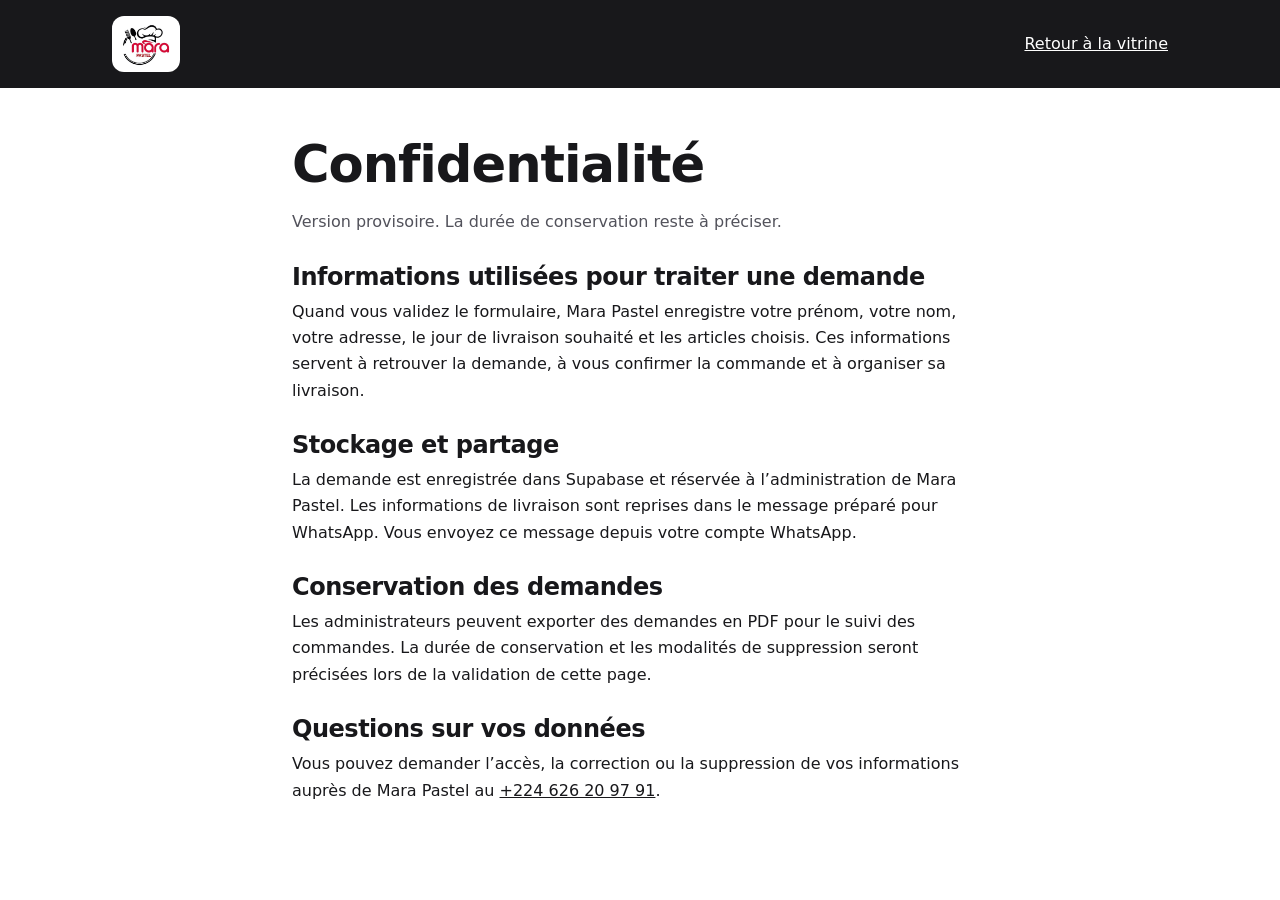
<file: confidentialite.html>
<!doctype html>
<html lang="fr">
<head>
  <meta charset="utf-8">
  <meta name="viewport" content="width=device-width, initial-scale=1">
  <meta name="description" content="Comment Mara Pastel utilise les informations transmises lors d’une commande.">
  <title>Confidentialité – Mara Pastel</title>
  <link rel="canonical" href="https://marapastel.vercel.app/confidentialite.html">
  <link rel="icon" href="assets/favicon.ico" type="image/x-icon" sizes="16x16 32x32 48x48 96x96">
  <link rel="stylesheet" href="styles.css?v=4">
</head>
<body>
  <header class="privacy-header">
    <div class="wrap top">
      <a class="logo" href="./" aria-label="Mara Pastel, accueil"><img src="assets/logo-mara-pastel.jpg" alt="Mara Pastel"></a>
      <a href="./">Retour à la vitrine</a>
    </div>
  </header>
  <main class="wrap privacy">
    <h1>Confidentialité</h1>
    <p class="privacy-note">Version provisoire. La durée de conservation reste à préciser.</p>
    <section>
      <h2>Informations utilisées pour traiter une demande</h2>
      <p>Quand vous validez le formulaire, Mara Pastel enregistre votre prénom, votre nom, votre adresse, le jour de livraison souhaité et les articles choisis. Ces informations servent à retrouver la demande, à vous confirmer la commande et à organiser sa livraison.</p>
    </section>
    <section>
      <h2>Stockage et partage</h2>
      <p>La demande est enregistrée dans Supabase et réservée à l’administration de Mara Pastel. Les informations de livraison sont reprises dans le message préparé pour WhatsApp. Vous envoyez ce message depuis votre compte WhatsApp.</p>
    </section>
    <section>
      <h2>Conservation des demandes</h2>
      <p>Les administrateurs peuvent exporter des demandes en PDF pour le suivi des commandes. La durée de conservation et les modalités de suppression seront précisées lors de la validation de cette page.</p>
    </section>
    <section>
      <h2>Questions sur vos données</h2>
      <p>Vous pouvez demander l’accès, la correction ou la suppression de vos informations auprès de Mara Pastel au <a href="tel:+224626209791">+224 626 20 97 91</a>.</p>
    </section>
  </main>
</body>
</html>
</file>
<file: styles.css>
:root{--bg:#fff;--surface:#f4f4f5;--card:#fff;--ink:#18181b;--muted:#52525b;--line:#e4e4e7;--red:#d4122e;--gold:#ffc629;--dark:#18181b;
box-sizing:border-box;padding-top:env(safe-area-inset-top,0px);padding-bottom:env(safe-area-inset-bottom,0px)}
@media (prefers-color-scheme:dark){:root:not([data-theme="light"]){--bg:#101012;--surface:#16161a;--card:#1c1c21;--ink:#f4f4f5;--muted:#a1a1aa;--line:#2b2b31;--dark:#0b0b0d}}
:root[data-theme="dark"]{--bg:#101012;--surface:#16161a;--card:#1c1c21;--ink:#f4f4f5;--muted:#a1a1aa;--line:#2b2b31;--dark:#0b0b0d}
html{scroll-padding-top:env(safe-area-inset-top,0px);color-scheme:light dark}[hidden]{display:none!important}
*,*::before,*::after{box-sizing:inherit}
body{margin:0;background:var(--bg);color:var(--ink);font:400 1rem/1.65 "Plus Jakarta Sans",system-ui,sans-serif}
h1,h2,h3{margin:0;line-height:1.12;font-weight:800;letter-spacing:-.02em}
a{color:inherit}
p{margin:0}
:focus-visible{outline:3px solid var(--red);outline-offset:3px}.hero :focus-visible,.cta :focus-visible,footer :focus-visible{outline-color:var(--gold)}
.wrap{max-width:1120px;margin:0 auto;padding:0 20px}
.ic{width:24px;height:24px;stroke:currentColor;fill:none;stroke-width:1.8;stroke-linecap:round;stroke-linejoin:round;flex:none}.ic.bi{fill:currentColor;stroke:none}
.btn{display:inline-flex;align-items:center;gap:10px;background:var(--red);color:#fff;padding:.85rem 1.5rem;font-weight:700;text-decoration:none;border-radius:999px}
.btn:hover{filter:brightness(1.1)}
.btn.ghost{background:rgba(255,255,255,.12);box-shadow:inset 0 0 0 1.5px rgba(255,255,255,.7)}
.btn.light{background:#fff;color:var(--red)}
.hero{position:relative;background:var(--dark);color:#fff;overflow:hidden;display:flex;flex-direction:column;min-height:680px}
.hero .bg{position:absolute;inset:0;width:100%;height:100%;object-fit:cover;object-position:50% 8%;opacity:.55}
.hero .veil{position:absolute;inset:0;background:linear-gradient(180deg,rgba(11,11,13,.2) 0%,rgba(11,11,13,.55) 38%,rgba(11,11,13,.94) 70%)}
.hero>.wrap{position:relative;width:100%}
.top{display:flex;align-items:center;justify-content:space-between;gap:16px;padding-top:16px;padding-bottom:16px}
.logo{background:#fff;border-radius:12px;padding:4px 10px;display:block}
.logo img{display:block;height:48px;width:auto}
.top nav{display:flex;align-items:center;gap:26px}
.top nav a:not(.btn){display:none;text-decoration:none;font-weight:500;opacity:.9}
.top .btn{padding:.6rem 1.1rem;font-size:.95rem}.top nav .btn{display:none}.burger{display:grid;place-items:center;width:46px;height:46px;padding:0;border-radius:14px;color:#fff;background:rgba(255,255,255,.14);border:1px solid rgba(255,255,255,.4);cursor:pointer}.burger .c{display:none}.burger[aria-expanded="true"] .o{display:none}.burger[aria-expanded="true"] .c{display:inline}.top{z-index:5}.menu{position:absolute;left:20px;right:20px;top:100%;background:var(--dark);border:1px solid rgba(255,255,255,.18);border-radius:18px;padding:8px;box-shadow:0 18px 40px rgba(0,0,0,.45)}.menu a{display:block;padding:14px 16px;border-radius:12px;font-weight:700;text-decoration:none;color:#fff}.menu a:hover{background:rgba(255,255,255,.1)}
.hero-body{flex:1;display:flex;flex-direction:column;justify-content:flex-end;padding-top:230px;padding-bottom:40px}
.hero h1{font-size:clamp(2.7rem,9vw,5rem);max-width:11em}
.hero .lead{max-width:34em;margin:20px 0 28px;font-size:1.15rem;opacity:.92}
.actions{display:flex;flex-wrap:wrap;gap:12px}
.facts{list-style:none;margin:44px 0 0;padding:0;display:grid;gap:10px;max-width:920px}
.facts li{display:flex;align-items:center;gap:12px;padding:12px 16px;background:rgba(255,255,255,.1);border:1px solid rgba(255,255,255,.22);border-radius:14px;font-weight:500;backdrop-filter:blur(6px)}
.facts .ic{color:var(--gold)}
section.s{padding:72px 0}section.s.alt{background:var(--surface)}
.head{max-width:34em;margin-bottom:32px}
.head h2{font-size:clamp(1.9rem,5vw,2.7rem)}
.head p{margin-top:12px;color:var(--muted)}
.grid{display:grid;gap:16px}
.card{background:var(--card);border:1px solid var(--line);border-radius:20px;padding:26px;box-shadow:0 8px 24px rgba(0,0,0,.06)}
.card h3{font-size:1.2rem;margin:16px 0 8px}
.card p{color:var(--muted)}
.card small{display:block;margin-top:14px;font-weight:700;color:var(--red)}
.tile{display:grid;place-items:center;width:52px;height:52px;border-radius:14px;background:rgba(212,18,46,.1);color:var(--red)}
.price{display:flex;flex-direction:column;gap:6px}
.price .amt{font-size:clamp(2.2rem,8vw,3rem);font-weight:800;letter-spacing:-.03em}
.price .amt span{font-size:1rem;font-weight:700;margin-left:6px;opacity:.7}
.price.hot{background:var(--red);border-color:var(--red);color:#fff}
.price.hot p{color:rgba(255,255,255,.88)}
.chips{display:flex;flex-wrap:wrap;gap:10px;margin-top:12px}.lbl{margin:28px 0 0;font-weight:700}
.chips span{padding:8px 16px;border-radius:999px;background:var(--surface);border:1px solid var(--line);font-weight:700}
.empty{display:flex;flex-direction:column;align-items:center;text-align:center;gap:12px;padding:56px 24px;border:2px dashed var(--line);border-radius:24px;background:var(--surface);color:var(--muted)}
.empty .tile{width:64px;height:64px}
.empty h3{color:var(--ink);font-size:1.25rem}
.empty p{max-width:30em}
.cta{background:linear-gradient(135deg,var(--red),#a30d22);color:#fff;border-radius:28px;padding:44px 28px;display:grid;gap:20px}
.cta h2{font-size:clamp(1.8rem,5vw,2.6rem);text-wrap:balance}
.cta p{opacity:.92;max-width:32em;margin-top:10px}
footer{background:var(--dark);color:#f4f4f5;padding:56px 0 96px}.fab{position:fixed;right:16px;bottom:calc(16px + env(safe-area-inset-bottom,0px));z-index:20;box-shadow:0 10px 28px rgba(0,0,0,.35)}.album{display:block;width:100%;padding:0;font:inherit;color:inherit;text-align:left;cursor:pointer;overflow:hidden;background:var(--card);border:1px solid var(--line);border-radius:20px;box-shadow:0 8px 24px rgba(0,0,0,.06)}.album img{display:block;width:100%;aspect-ratio:4/3;object-fit:cover}.album div{padding:16px 18px}.album strong{display:block;font-size:1.1rem}.album span{color:var(--muted);font-size:.95rem}dialog{width:min(960px,94vw);max-height:90vh;border:0;border-radius:20px;padding:20px;background:var(--bg);color:var(--ink)}dialog::backdrop{background:rgba(0,0,0,.72)}dialog .pics{display:grid;gap:10px;grid-template-columns:repeat(auto-fill,minmax(170px,1fr));margin-top:16px}dialog .pics img{display:block;width:100%;aspect-ratio:1;object-fit:cover;border-radius:10px}dialog .close{float:right}
footer .cols{display:grid;gap:36px}
footer h4{margin:0 0 14px;font-size:1rem}
footer ul{list-style:none;margin:0;padding:0;display:grid;gap:10px}
footer li,footer a{display:flex;align-items:center;gap:10px;text-decoration:none;opacity:.88}
footer a:hover{opacity:1}
footer .logo{display:inline-block;margin-bottom:14px;opacity:1}
footer .tag{max-width:22em;opacity:.75}
footer .legal{margin-top:40px;padding-top:20px;border-top:1px solid rgba(255,255,255,.15);font-size:.9rem;opacity:.7}
.shot{aspect-ratio:4/3;border-radius:14px;background:linear-gradient(135deg,rgba(212,18,46,.14),rgba(255,198,41,.3));display:grid;place-items:center;color:var(--red)}.shot .ic{width:44px;height:44px}.line{display:flex;justify-content:space-between;align-items:center;padding:14px 0;border-bottom:1px solid var(--line);font-weight:700;font-size:1.1rem}.qty{display:flex;align-items:center;gap:14px}.qty button{width:44px;height:44px;border-radius:50%;border:1px solid var(--line);background:var(--surface);color:var(--ink);font:700 1.3rem/1 inherit;cursor:pointer}.qty output{min-width:2ch;text-align:center;font-weight:800;font-size:1.2rem}.fld{display:grid;gap:6px;margin-top:16px;font-weight:700}.fld input,.fld select{font:inherit;font-weight:400;padding:12px 14px;border-radius:12px;border:1px solid var(--line);background:var(--bg);color:var(--ink)}.tot{display:flex;justify-content:space-between;align-items:baseline;margin:24px 0 8px}.tot strong{font-size:1.8rem;font-weight:800}.err{color:var(--red);font-weight:700;margin:10px 0}.order{max-width:720px}.order .btn{margin-top:14px}.about{display:grid;gap:28px;align-items:center}.about figure{margin:0;border-radius:20px;overflow:hidden;aspect-ratio:4/5}.about img{width:100%;height:100%;object-fit:cover;object-position:50% 20%;display:block}.about h2{font-size:clamp(1.9rem,5vw,2.7rem);margin-bottom:14px}.about p{color:var(--muted)}.about p+p{margin-top:12px}.faq{max-width:760px}.faq details{background:var(--card);border:1px solid var(--line);border-radius:16px;padding:0 20px}.faq details+details{margin-top:12px}.faq summary{cursor:pointer;padding:18px 0;font-weight:700;font-size:1.05rem;list-style:none;display:flex;justify-content:space-between;gap:16px}.faq summary::-webkit-details-marker{display:none}.faq summary::after{content:'+';font-size:1.5rem;line-height:1;color:var(--red)}.faq details[open] summary::after{content:'–'}.faq details p{padding:0 0 18px;color:var(--muted)}
@media (min-width:640px){#services .card:last-child{grid-column:1/-1}.grid.c2,.grid.c3{grid-template-columns:repeat(2,1fr)}.facts{grid-template-columns:repeat(3,auto);justify-content:start}}
@media (min-width:900px){
.wrap{padding:0 32px}.top nav a:not(.btn){display:inline}.top nav .btn{display:inline-flex}.burger,.menu{display:none!important}#services .grid{grid-template-columns:repeat(6,1fr)}#services .card{grid-column:span 2}#services .card:nth-child(n+4){grid-column:span 3}.about{grid-template-columns:.8fr 1.2fr;gap:56px}.hero .bg{left:auto;width:62%;object-position:50% 16%;opacity:.55;-webkit-mask-image:linear-gradient(90deg,transparent,#000 45%);mask-image:linear-gradient(90deg,transparent,#000 45%)}.hero .veil{background:linear-gradient(100deg,rgba(11,11,13,.95) 0%,rgba(11,11,13,.7) 45%,rgba(212,18,46,.3) 100%)}.top{padding-top:16px;padding-bottom:16px}.hero-body{justify-content:center;padding-top:40px;padding-bottom:56px}
.grid.c3{grid-template-columns:repeat(3,1fr)}
.cta{grid-template-columns:1fr auto;align-items:center;padding:52px 56px}
footer .cols{grid-template-columns:1.4fr 1fr 1.2fr}
}

.icon-definitions { position: absolute; }
#dm { color: var(--muted); margin: 4px 0 0; }
.qty input {
  width: 2ch;
  min-width: 2ch;
  padding: 0;
  appearance: textfield;
  border: 0;
  background: transparent;
  color: inherit;
  text-align: center;
  font: inherit;
  font-size: 1.2rem;
  font-weight: 800;
}
.qty input::-webkit-inner-spin-button,
.qty input::-webkit-outer-spin-button { appearance: none; margin: 0; }
.tot output { font-size: 1.8rem; font-weight: 800; }
.order button.btn { border: 0; font: inherit; font-weight: 700; cursor: pointer; }
.shot { position: relative; overflow: hidden; }
.shot img { position: absolute; inset: 0; width: 100%; height: 100%; object-fit: cover; }

.storefront { --intro-exit-duration: 460ms; }
.site-intro {
  position: fixed;
  inset: 0;
  z-index: 30;
  display: grid;
  place-content: center;
  justify-items: center;
  gap: 26px;
  background: radial-gradient(ellipse at 50% 44%, #401721, #1d1116 48%, #101012 82%);
  pointer-events: none;
  clip-path: inset(0);
  transition: clip-path var(--intro-exit-duration) cubic-bezier(.65, 0, .3, 1);
  animation: intro-expire 400ms ease 2100ms forwards;
}
.site-intro.is-leaving { clip-path: inset(0 0 100%); }
.site-intro-mark {
  display: grid;
  place-items: center;
  width: clamp(138px, 36vw, 184px);
  aspect-ratio: 1;
  padding: 21px;
  border-radius: 24%;
  background: #fff;
  box-shadow: 0 18px 50px rgba(0, 0, 0, .35);
}
.site-intro-mark img { display: block; width: 100%; height: auto; }
.site-intro-progress {
  width: 64px;
  height: 3px;
  overflow: hidden;
  border-radius: 999px;
  background: rgba(255, 255, 255, .16);
}
.site-intro-progress::before {
  display: block;
  width: 60%;
  height: 100%;
  border-radius: inherit;
  background: linear-gradient(90deg, var(--red), var(--gold));
  content: "";
}
@keyframes intro-expire {
  to { opacity: 0; visibility: hidden; }
}
@media (prefers-reduced-motion: reduce) {
  .site-intro { transition: none; animation-duration: 0s; animation-delay: 1200ms; }
}
@media (scripting: none), print {
  .site-intro { display: none; }
}

@media (prefers-reduced-motion: no-preference) {
  .site-intro-mark { animation: intro-mark 620ms cubic-bezier(.16, 1, .3, 1) both; }
  .site-intro-progress::before { animation: intro-sweep 1250ms cubic-bezier(.4, 0, .25, 1) 2; }
  @keyframes intro-mark {
    from { opacity: .45; transform: translateY(12px) scale(.94); }
    to { opacity: 1; transform: none; }
  }
  @keyframes intro-sweep {
    from { transform: translateX(-95%); }
    to { transform: translateX(170%); }
  }

  html:not(:has(.storefront)),
  html:has(.storefront.motion-scrolling) { scroll-behavior: smooth; }
  .storefront { --motion-out: cubic-bezier(.16, 1, .3, 1); }

  .storefront:not(.motion-scrolling) :where(.site-intro.is-leaving:not([hidden])) ~ .hero .bg {
    animation: hero-photo-arrive 1350ms var(--motion-out) 120ms backwards;
  }
  :where(.site-intro.is-leaving:not([hidden])) ~ .hero h1 {
    animation: hero-title-arrive 900ms var(--motion-out) var(--intro-exit-duration) backwards;
  }
  :where(.site-intro.is-leaving:not([hidden])) ~ .hero .hero-body :is(.lead, .actions, .facts > li) {
    animation: hero-detail-arrive 780ms var(--motion-out) calc(var(--intro-exit-duration) + var(--hero-stagger)) backwards;
  }
  .hero-body .lead { --hero-stagger: 150ms; }
  .hero-body .actions { --hero-stagger: 260ms; }
  .hero-body .facts > li { --hero-stagger: 390ms; }
  .hero-body .facts > li:nth-child(2) { --hero-stagger: 470ms; }
  .hero-body .facts > li:nth-child(3) { --hero-stagger: 550ms; }
  @keyframes hero-photo-arrive {
    from { opacity: .17; transform: scale(1.12) translateY(14px); }
  }
  @keyframes hero-title-arrive {
    from { opacity: 0; clip-path: inset(0 -12px 100%); transform: translateY(30px); }
    to { clip-path: inset(-12px); }
  }
  @keyframes hero-detail-arrive {
    from { opacity: 0; transform: translateY(24px); }
  }

  .motion-scrolling .motion-pending { opacity: 0; }
  .motion-scrolling main .motion-enter {
    animation: section-arrive 1250ms cubic-bezier(.25, .12, .3, 1) var(--stagger, 0ms) backwards;
  }
  .motion-scrolling main .head.motion-enter {
    animation-name: heading-arrive;
  }
  .motion-scrolling .about figure.motion-enter {
    animation-name: story-image-arrive;
  }
  @keyframes section-arrive {
    from { opacity: 0; transform: translate(var(--enter-x, 0px), 90px) scale(.9); }
    34% { opacity: .5; transform: translateY(52px) scale(.95); }
    78% { opacity: 1; transform: translateY(-4px) scale(1.012); }
    to { opacity: 1; transform: none; }
  }
  @keyframes heading-arrive {
    from { opacity: .15; clip-path: inset(88% -4% 0); transform: translateY(52px); }
    38% { opacity: .8; clip-path: inset(40% -4% 0); transform: translateY(22px); }
    to { opacity: 1; clip-path: inset(-8% -4%); transform: translateY(0); }
  }
  @keyframes story-image-arrive {
    from { opacity: .1; clip-path: inset(0 100% 0 0 round 20px); transform: scale(.95); }
    to { clip-path: inset(0 round 20px); transform: scale(1); }
  }
  @keyframes content-arrive {
    from { opacity: 0; transform: translateY(18px); }
  }
  @media (min-width: 640px) {
    main .grid > :nth-child(3n + 2),
    .about > :nth-child(2) { --stagger: 150ms; }
    main .grid > :nth-child(3n + 3) { --stagger: 300ms; }
  }
  @media (min-width: 900px) {
    #pastels .grid > :first-child { --enter-x: -26px; }
    #pastels .grid > :last-child { --enter-x: 26px; }
  }

  .motion-scrolling :is(.btn, .qty button) {
    transition: translate 240ms var(--motion-out), filter 240ms ease, background-color 240ms ease;
  }
  .motion-scrolling :is(.btn, .qty button):not(:disabled):active { translate: 0 2px; }
  .motion-scrolling #formulaire .qty button:hover {
    background-color: var(--red);
    color: #fff;
    border-color: var(--red);
  }

  .motion-scrolling #accueil .menu:not([hidden]) {
    animation: menu-arrive 380ms var(--motion-out) backwards;
    transform-origin: 50% 0;
  }
  @keyframes menu-arrive {
    from { opacity: 0; transform: translateY(-8px) scale(.97); }
  }

  @media (hover: hover) and (pointer: fine) {
    .motion-scrolling .btn:not(:disabled):hover { translate: 0 -2px; }
    .motion-scrolling main :is(.grid > article.card, .album) {
      transition: translate 520ms var(--motion-out), box-shadow 520ms var(--motion-out), border-color 400ms ease;
    }
    .motion-scrolling main :is(.grid > article.card:hover, .album:hover, .album:focus-visible) {
      translate: 0 -6px;
      box-shadow: 0 18px 36px rgba(0, 0, 0, .16);
      border-color: color-mix(in srgb, var(--red) 35%, var(--line));
    }
    .motion-scrolling main .grid .tile > .ic {
      transition: transform 480ms var(--motion-out);
    }
    .motion-scrolling main .grid > article:hover .tile > .ic { transform: rotate(-9deg) scale(1.13); }
    .motion-scrolling #pastels .shot > img {
      transition: scale 860ms var(--motion-out);
    }
    .motion-scrolling #pastels article:hover .shot > img { scale: 1.1; }
    .motion-scrolling #pastels .shot:has(> img:not([hidden]))::after {
      position: absolute;
      inset: 0 auto 0 -50%;
      width: 48%;
      content: "";
      pointer-events: none;
      background: linear-gradient(90deg, transparent, rgba(255, 244, 207, .24), transparent);
      transform: translateX(0) skewX(-20deg);
      transition: transform 980ms var(--motion-out);
    }
    .motion-scrolling #pastels article:hover .shot::after { transform: translateX(335%) skewX(-20deg); }
  }

  .motion-scrolling #faq details[open] > p {
    animation: content-arrive 460ms var(--motion-out) backwards;
  }
  .motion-scrolling #faq details[open] > summary::after {
    animation: faq-icon-in 360ms var(--motion-out) backwards;
  }
  @keyframes faq-icon-in {
    from { opacity: .55; transform: rotate(-45deg) scale(.78); }
  }
  @supports selector(details::details-content) and (interpolate-size: allow-keywords) {
    .motion-scrolling #faq details { interpolate-size: allow-keywords; }
    .motion-scrolling #faq details::details-content {
      block-size: 0;
      overflow: clip;
      transition: block-size 460ms var(--motion-out), content-visibility 460ms allow-discrete;
    }
    .motion-scrolling #faq details[open]::details-content { block-size: auto; }
  }

  .motion-scrolling #dlg[open] { animation: album-arrive 550ms var(--motion-out) backwards; }
  .motion-scrolling #dlg[open]::backdrop { animation: backdrop-arrive 370ms ease-out backwards; }
  .motion-scrolling #dlg[open] .pics img {
    animation: content-arrive 570ms var(--motion-out) var(--photo-delay, 100ms) backwards;
  }
  #dlg .pics img:nth-child(3n + 2) { --photo-delay: 155ms; }
  #dlg .pics img:nth-child(3n + 3) { --photo-delay: 210ms; }
  @keyframes album-arrive {
    from { opacity: 0; transform: translateY(24px) scale(.95); }
  }
  @keyframes backdrop-arrive {
    from { opacity: 0; }
  }

  @supports (animation-timeline: scroll()) {
    .storefront.motion-scrolling::before {
      position: fixed;
      inset: 0 0 auto;
      z-index: 21;
      height: 3px;
      content: "";
      pointer-events: none;
      background: linear-gradient(90deg, var(--red), var(--gold));
      transform-origin: left;
      animation: scroll-progress 1ms linear both;
      animation-timeline: scroll(root block);
    }
    .motion-scrolling #accueil { view-timeline: --storefront-hero block; }
    .motion-scrolling #accueil .bg {
      animation: hero-depth 1ms linear both;
      animation-timeline: --storefront-hero;
      animation-range: exit;
      transform-origin: 65% 35%;
    }
    .motion-scrolling #accueil .hero-body {
      animation: hero-copy-depth 1ms linear both;
      animation-timeline: --storefront-hero;
      animation-range: exit;
    }
    @keyframes scroll-progress {
      from { transform: scaleX(0); }
      to { transform: scaleX(1); }
    }
    @keyframes hero-depth {
      from { transform: none; }
      to { transform: translateY(18%) scale(1.1); }
    }
    @keyframes hero-copy-depth {
      to { transform: translateY(-30px); opacity: .65; }
    }
  }
}

.sr-only { position:absolute;width:1px;height:1px;padding:0;margin:-1px;overflow:hidden;clip-path:inset(50%);white-space:nowrap; }
.card .product-rate { margin-top:14px;color:var(--ink);font-weight:800;font-size:1.1rem; }
.card .product-note { margin-top:4px;font-size:.92rem; }
#order-fields, .order-group { border:0;margin:0;padding:0;min-width:0; }
.order-group + .order-group { margin-top:20px; }
.order-group legend { padding:0;font-weight:800;font-size:1.18rem; }
.order-hint { margin:5px 0;color:var(--muted);font-size:.92rem; }
.order-sauce { display:flex;flex-wrap:wrap;align-items:center;gap:8px;margin-top:20px;padding:12px;border:1px solid var(--line);border-radius:12px;font-weight:700; }
.order-sauce input { width:1.1rem;height:1.1rem;accent-color:var(--red); }
.order-sauce span { font-size:.9rem;color:var(--muted);font-weight:500; }
.order .qty input { width:5ch; }
.order-customer { margin-top:8px; }
.order .fld { min-width:0; }
.order .fld input, .order .fld select { width:100%;min-width:0; }
.fld textarea { width:100%;min-width:0;font:inherit;font-weight:400;padding:12px 14px;border-radius:12px;border:1px solid var(--line);background:var(--bg);color:var(--ink);resize:vertical; }
.order .tot { gap:12px;flex-wrap:wrap; }
.order .order-new { background:var(--surface);color:var(--ink);border:1px solid var(--line); }
footer .legal a { display:inline;text-decoration:underline;text-underline-offset:.2em; }
.preview-notice { padding:8px;text-align:center;background:var(--gold);color:#18181b;font-weight:700; }
.privacy-header { background:var(--dark);color:#fff; }
.privacy { padding-block:48px 72px;max-width:760px; }
.privacy h1 { font-size:clamp(2rem,5vw,3.2rem); }
.privacy section { margin-top:28px; }
.privacy h2 { margin-bottom:8px; }
.privacy-note { margin-top:16px;color:var(--muted); }

@media (max-width: 400px) {
  .order .line { gap:8px; }
  .order .qty { gap:6px; }
  .order .qty button { width:38px;height:42px; }
  .order .qty input { width:4ch; }
  .order button.btn { text-align:left;max-width:100%; }
}
</file>
<file: admin/admin.css>
.admin-shell {
  --admin-side: #19171c;
  --admin-side-text: #e8e5ea;
  --admin-side-muted: #b6b1bc;
  --admin-accent: #b71332;
  --admin-soft: #fff0f3;
  --admin-positive: #0d6b52;
  --admin-positive-bg: #e8f7ef;
  --admin-pending: #825100;
  --admin-pending-bg: #fff3d8;
  background: var(--surface);
  line-height: 1.55;
}

@media (prefers-color-scheme: dark) {
  .admin-shell {
    --admin-accent: #ff7f98;
    --admin-soft: #322027;
    --admin-positive: #8be0bf;
    --admin-positive-bg: #17342d;
    --admin-pending: #ffd587;
    --admin-pending-bg: #392b19;
  }
}

.admin-shell :focus-visible {
  outline-color: var(--admin-accent);
}

.admin-brand {
  display: flex;
  align-items: center;
  gap: 12px;
  color: inherit;
  font-size: 1.04rem;
  font-weight: 800;
  line-height: 1.25;
  text-decoration: none;
}

.admin-brand img {
  flex: 0 0 auto;
  border-radius: 11px;
  background: #fff;
  object-fit: cover;
}

.admin-brand small {
  display: block;
  margin-top: 4px;
  color: var(--admin-side-muted);
  font-size: .78rem;
  font-weight: 500;
}

.admin-login-screen {
  display: grid;
  grid-template-columns: minmax(350px, .95fr) minmax(0, 1.05fr);
  min-height: 100dvh;
  background: var(--bg);
}

.admin-login-side {
  display: grid;
  grid-template-rows: auto 1fr auto;
  gap: 28px;
  padding: clamp(24px, 5vw, 72px);
}

.admin-login {
  width: min(100%, 400px);
  align-self: center;
  justify-self: center;
}

.admin-login h1 {
  font-size: clamp(2rem, 4.4vw, 3.45rem);
}

.admin-login > p:first-of-type {
  margin: 12px 0 28px;
  color: var(--muted);
}

.admin-login .btn {
  width: 100%;
  justify-content: center;
  margin-top: 23px;
}

.admin-login-home {
  width: fit-content;
  color: var(--muted);
  text-underline-offset: .2em;
}

.admin-login-photo {
  position: relative;
  min-width: 0;
  overflow: hidden;
  background: #291a22;
}

.admin-login-photo img {
  position: absolute;
  width: 100%;
  height: 100%;
  object-fit: cover;
  object-position: 50% 30%;
}

.admin-login-photo::after {
  position: absolute;
  inset: 0;
  background: linear-gradient(150deg, transparent 44%, rgb(40 8 23 / 46%));
  content: "";
}

.admin-layout {
  display: grid;
  grid-template-columns: 224px minmax(0, 1fr);
  min-height: 100dvh;
}

.admin-sidebar {
  position: sticky;
  top: 0;
  display: flex;
  flex-direction: column;
  align-self: start;
  gap: 28px;
  min-height: 100dvh;
  max-height: 100dvh;
  padding: 24px 14px 17px;
  overflow: auto;
  background: var(--admin-side);
  color: var(--admin-side-text);
}

.admin-sidebar .admin-brand { margin-inline: 8px; }

.admin-sidebar :focus-visible {
  outline-color: #ff8ca1;
}

.admin-nav {
  display: grid;
  gap: 5px;
}

.admin-nav a {
  position: relative;
  display: block;
  min-height: 44px;
  padding: 11px 13px 11px 17px;
  border-radius: 9px;
  color: var(--admin-side-muted);
  font-size: .9rem;
  font-weight: 650;
  text-decoration: none;
}

.admin-nav a:hover {
  background: rgb(255 255 255 / 8%);
  color: #fff;
}

.admin-nav a[aria-current="page"] {
  background: #40232e;
  color: #fff0f4;
}

.admin-nav a[aria-current="page"]::before {
  position: absolute;
  inset: 9px auto 9px 0;
  width: 3px;
  border-radius: 0 4px 4px 0;
  background: #fc718d;
  content: "";
}

.admin-sidebar-footer {
  display: grid;
  gap: 5px;
  margin-top: auto;
  padding: 15px 8px 0;
  border-top: 1px solid rgb(255 255 255 / 12%);
}

.admin-sidebar-footer a, .admin-account-link {
  width: fit-content;
  padding: 6px 0;
  border: 0;
  background: transparent;
  color: var(--admin-side-muted);
  font: inherit;
  font-size: .8rem;
  text-decoration: none;
}

.admin-sidebar-footer a:hover, .admin-account-link:hover {
  color: #fff;
  text-decoration: underline;
  text-underline-offset: .18em;
}

.admin-account-link:disabled { cursor: default; }

.admin-main {
  --admin-padding: clamp(18px, 3.4vw, 42px);
  display: flex;
  flex-direction: column;
  min-width: 0;
}

.admin-topbar, .admin-publish {
  display: flex;
  align-items: center;
  justify-content: space-between;
  gap: 12px;
  padding: 16px var(--admin-padding);
  background: var(--card);
}

.admin-topbar {
  min-height: 76px;
  border-bottom: 1px solid var(--line);
}

.admin-topbar h1 {
  min-width: 0;
  font-size: clamp(1.25rem, 2.5vw, 1.78rem);
  overflow-wrap: anywhere;
}

.admin-topbar h1:focus { outline: none; }

.admin-content {
  flex: 1;
  width: min(100%, 1480px);
  margin-inline: auto;
  padding: clamp(22px, 3.5vw, 38px) var(--admin-padding) 40px;
}

.admin-view-header {
  display: flex;
  flex-wrap: wrap;
  align-items: end;
  justify-content: space-between;
  gap: 16px 24px;
  margin-bottom: 23px;
}

.admin-view-header h2 {
  margin-bottom: 7px;
  font-size: clamp(1.33rem, 2.8vw, 1.95rem);
}

.admin-view-header p {
  max-width: 62ch;
  color: var(--muted);
}

.admin-actions {
  display: flex;
  flex-wrap: wrap;
  align-items: end;
  gap: 9px;
}

.admin-shell .btn {
  min-height: 41px;
  padding: .59rem .92rem;
  border: 1px solid transparent;
  border-radius: 9px;
  font: inherit;
  font-size: .88rem;
  font-weight: 750;
  line-height: 1.24;
  text-align: left;
}

.admin-shell .btn:disabled {
  opacity: .55;
  cursor: default;
}

.admin-shell .admin-secondary {
  border-color: var(--line);
  background: var(--card);
  color: var(--ink);
}

.admin-shell .admin-secondary:hover:not(:disabled) { background: var(--surface);filter:none; }

.admin-shell :is(.fld input, .fld select, .fld textarea, .admin-period select) {
  min-width: 0;
  width: 100%;
  padding: 10px 12px;
  border: 1px solid var(--line);
  border-radius: 9px;
  background: var(--bg);
  color: var(--ink);
  font: inherit;
  font-weight: 500;
}

.admin-shell input[type="file"] {
  padding: 7px;
  font-size: .85rem;
}

.admin-shell input::file-selector-button {
  margin-right: 9px;
  padding: 6px 10px;
  border: 0;
  border-radius: 6px;
  background: var(--surface);
  color: var(--ink);
  font: inherit;
  cursor: pointer;
}

.admin-shell .fld textarea { resize: vertical; }

.admin-period {
  display: grid;
  gap: 4px;
  font-size: .79rem;
  font-weight: 750;
  color: var(--muted);
}

.admin-shell .admin-period select {
  min-height: 41px;
  background: var(--card);
  font-size: .88rem;
  color: var(--ink);
}

.admin-status {
  min-height: 0;
  color: var(--muted);
  font-size: .91rem;
}

.admin-status:not(:empty) { margin: 12px 0; }

.admin-status[data-error="true"] { color: var(--admin-accent);font-weight:700; }

.metric-grid, .insight-grid, .admin-editor-grid {
  display: grid;
  gap: 16px;
}

.metric-grid {
  grid-template-columns: repeat(4, minmax(0, 1fr));
  margin: 0 0 18px;
}

.insight-grid {
  grid-template-columns: minmax(0, 1.35fr) minmax(0, 1fr);
}

.admin-panel, .metric-card, .admin-shell .card {
  min-width: 0;
  padding: 21px;
  border: 1px solid var(--line);
  border-radius: 13px;
  background: var(--card);
  box-shadow: 0 2px 9px rgb(14 10 24 / 4%);
}

.metric-card dt {
  color: var(--muted);
  font-size: .86rem;
  font-weight: 700;
}

.metric-card dd {
  margin: 12px 0 0;
  font-size: clamp(1.65rem, 3vw, 2.7rem);
  font-variant-numeric: tabular-nums;
  font-weight: 800;
  letter-spacing: -.05em;
  line-height: 1.1;
  overflow-wrap: anywhere;
}

.metric-card.metric-amount dd {
  color: var(--admin-accent);
  font-size: clamp(1.25rem, 2.15vw, 2rem);
}

.metric-card small {
  display: block;
  margin-top: 6px;
  color: var(--muted);
  font-size: .75rem;
}

.insight-heading h2 {
  font-size: 1.14rem;
}

.insight-heading p {
  margin-top: 7px;
  color: var(--muted);
  font-size: .87rem;
}

.activity-chart {
  display: grid;
  grid-template-columns: auto minmax(0, 1fr);
  gap: 8px;
  margin-top: 21px;
  padding-bottom: 24px;
}

.activity-scale {
  display: flex;
  flex-direction: column;
  justify-content: space-between;
  color: var(--muted);
  font-size: .7rem;
  line-height: 1;
}

.activity-bars {
  display: grid;
  grid-auto-columns: minmax(0, 1fr);
  grid-auto-flow: column;
  gap: clamp(2px, .65vw, 9px);
  height: 174px;
  margin: 0;
  padding: 0;
  list-style: none;
  border-bottom: 1px solid var(--line);
  background: repeating-linear-gradient(to top, var(--line) 0 1px, transparent 1px 25%);
}

.activity-bars li {
  position: relative;
  display: flex;
  align-items: end;
  justify-content: center;
  min-width: 0;
}

.activity-bar {
  width: min(100%, 47px);
  height: var(--height);
  border-radius: 4px 4px 0 0;
  background: linear-gradient(to top, #b21842, #e45777);
}

.activity-bars li:focus-visible {
  z-index: 1;
  outline-offset: 1px;
}

.activity-label {
  position: absolute;
  top: calc(100% + 5px);
  left: 50%;
  transform: translateX(-50%);
  color: var(--muted);
  font-size: .67rem;
  white-space: nowrap;
}

.product-comparison {
  display: grid;
  gap: 22px;
  margin-top: 23px;
}

.comparison-meta {
  display: flex;
  align-items: baseline;
  justify-content: space-between;
  flex-wrap: wrap;
  gap: 3px 12px;
  font-size: .86rem;
}

.comparison-meta strong { font-size: .95rem; }

.comparison-meta span { color: var(--muted); }

.comparison-track {
  height: 9px;
  margin-top: 8px;
  overflow: hidden;
  border-radius: 12px;
  background: var(--surface);
}

.comparison-fill {
  display: block;
  width: var(--share);
  height: 100%;
  border-radius: inherit;
  background: #d1375f;
}

.comparison-row[data-product="king"] .comparison-fill { background: #c78928; }

.comparison-result {
  margin-top: 20px;
  padding-top: 14px;
  border-top: 1px solid var(--line);
  color: var(--muted);
  font-size: .86rem;
}

.dashboard-detail {
  display: flex;
  justify-content: space-between;
  flex-wrap: wrap;
  gap: 8px 20px;
  margin-top: 17px;
  color: var(--muted);
  font-size: .88rem;
}

.dashboard-detail a {
  color: var(--admin-accent);
  font-weight: 750;
  text-underline-offset: .18em;
}

.panel-empty {
  margin: 16px 0;
  color: var(--muted);
}

.orders-list, .inbox-list {
  display: grid;
  gap: 12px;
  margin: 18px 0;
  padding: 0;
  list-style: none;
}

.order-row {
  border: 1px solid var(--line);
  border-radius: 12px;
  background: var(--card);
}

.order-summary {
  display: grid;
  grid-template-columns: minmax(105px, .85fr) minmax(120px, 1.2fr) minmax(95px, .75fr) minmax(92px, .7fr) minmax(85px, auto) 12px;
  align-items: center;
  gap: 13px;
  padding: 14px 17px;
  cursor: pointer;
  list-style: none;
}

.order-summary::-webkit-details-marker { display: none; }

.order-summary::after {
  width: 7px;
  height: 7px;
  justify-self: end;
  border-right: 1.5px solid var(--muted);
  border-bottom: 1.5px solid var(--muted);
  transform: rotate(45deg);
  content: "";
}

.order-row[open] .order-summary::after { transform: rotate(225deg); }

.order-summary > span, .order-summary > strong { overflow-wrap: anywhere; }

.order-summary small, .order-summary time {
  display: block;
  color: var(--muted);
  font-size: .76rem;
}

.order-summary > strong { font-size: .9rem; }

.order-badge {
  justify-self: start;
  padding: 4px 8px;
  border-radius: 6px;
  background: var(--surface);
  color: var(--muted);
  font-size: .75rem;
  font-weight: 750;
}

.order-badge[data-status="pending"] { background: var(--admin-pending-bg);color:var(--admin-pending); }
.order-badge[data-status="confirmed"] { background: var(--admin-positive-bg);color:var(--admin-positive); }

.order-expanded {
  padding: 16px 17px;
  border-top: 1px solid var(--line);
}

.order-expanded p {
  margin-block: 5px;
  overflow-wrap: anywhere;
}

.order-details { margin: 8px 0;padding-left: 20px; }

.order-actions { display:flex;align-items:end;flex-wrap:wrap;gap:12px; }
.order-status-field { flex:1 1 200px;max-width:320px; }
.order-cancel { color:var(--red); }

.inbox-list h3 { margin-top: 0; }
.inbox-list p { white-space: pre-wrap;overflow-wrap: anywhere;margin-block: 10px; }
.inbox-list a { font-weight: 700; }
.inbox-list time { font-size: .9rem;color: var(--muted); }

.admin-editor-grid {
  grid-template-columns: repeat(auto-fit, minmax(min(100%, 345px), 1fr));
  align-items: start;
}

.admin-editor h3 { margin-top: 0; }
.admin-editor .btn { margin-top: 12px; }
.editor-photo { width: min(100%, 360px);height: 176px;border-radius: 10px;object-fit: cover;margin-top: 14px; }
.event-photos { list-style: none;padding: 0;display: grid;grid-template-columns: repeat(auto-fill,minmax(100px,1fr));gap: 10px; }
.event-photos img { display: block;width:100%;aspect-ratio:1;object-fit:cover;border-radius:9px; }
.event-photos li .btn { margin-top: 6px;font-size: .82rem; }
.admin-checkbox { display:flex;align-items:center;gap:9px;margin-top:13px;font-weight:650; }
.admin-checkbox input { width:1.1rem;height:1.1rem;accent-color:var(--red); }
.account-dialog { width:min(460px,94vw);padding:clamp(16px,5vw,26px); }
.account-actions { display:flex;flex-wrap:wrap;gap:10px;margin-top:20px; }
.account-mfa { border-top:1px solid var(--line);margin-top:24px;padding-top:16px; }
.account-mfa h3 { margin:0; }
#mfa-qr { display:block;background:white;padding:8px;margin-block:12px; }
#mfa-secret { overflow-wrap:anywhere; }

.admin-publish {
  position: sticky;
  bottom: 0;
  z-index: 2;
  border-top: 1px solid var(--line);
}

.admin-publish .admin-status { margin: 0; }
.admin-publish .admin-actions { margin-left: auto; }

@media (max-width: 1120px) {
  .order-summary {
    grid-template-columns: minmax(95px, .9fr) minmax(105px, 1.2fr) minmax(90px, .75fr) minmax(80px, auto) 10px;
  }
  .order-summary .order-delivery { display: none; }
}

@media (max-width: 980px) {
  .admin-layout { grid-template-columns: 188px minmax(0, 1fr); }
  .metric-grid { grid-template-columns: repeat(2, minmax(0, 1fr)); }
  .insight-grid { grid-template-columns: 1fr; }
}

@media (max-width: 720px) {
  .admin-layout { grid-template-columns: minmax(0, 1fr); }
  .admin-sidebar {
    position: static;
    min-height: auto;
    max-height: none;
    gap: 12px;
    padding: 13px 14px;
  }
  .admin-sidebar .admin-brand { margin: 0; }
  .admin-sidebar .admin-brand img { width: 36px;height: 36px; }
  .admin-nav { grid-template-columns: repeat(3, minmax(0, 1fr));gap:3px; }
  .admin-nav a { display:grid;align-content:center;min-height:40px;padding:6px 8px 6px 11px;font-size:.76rem; }
  .admin-sidebar-footer { display:flex;flex-wrap:wrap;gap:6px 16px;padding:7px 0 0; }
  .admin-topbar { min-height: 63px; }
  .admin-login-screen { grid-template-columns:minmax(0, 1fr); }
  .admin-login-photo { display:none; }
  .admin-publish { flex-wrap:wrap; }
  .admin-publish .admin-actions { margin-left:0; }
}

@media (max-width: 600px) {
  .order-summary {
    grid-template-columns:minmax(0,1fr) minmax(0,1fr) 10px;
    gap:6px 9px;
    padding:12px;
  }
  .order-summary::after { grid-column:3;grid-row:1 / span 2; }
  .order-summary .order-badge { grid-column:2;grid-row:2; }
  .order-summary .order-amount { grid-column:1;grid-row:2; }
  .order-expanded { padding:13px; }
}

@media (max-width: 490px) {
  .metric-grid, .insight-grid, .admin-editor-grid { gap:10px; }
  .admin-panel, .metric-card, .admin-shell .card { padding:15px; }
  .metric-card dd { margin-top:9px; }
  .admin-view-header { align-items:start; }
  .activity-bars { height:145px; }
  .activity-label { font-size:.6rem; }
}

#orders-print { display:none; }

@media print {
  body.printing-orders > :not(#orders-print) { display:none!important; }
  body.printing-orders { background:white;color:black; }
  body.printing-orders #orders-print:not([hidden]) { display:block;color-scheme:light; }
  .print-order { border-top:1px solid #777;break-inside:avoid;margin-top:16px;padding-top:10px; }
  .print-order h3 { margin-bottom:3px; }
  .print-order p { margin:4px 0; }
  #orders-print h1 { font-size:1.6rem; }
  #orders-print p { overflow-wrap:anywhere; }
}

.comparison-pieces {
  margin-top: 6px;
  color: var(--muted);
  font-size: .77rem;
}

.activity-value {
  position: absolute;
  bottom: min(calc(var(--height, 10%) + 4px), 100%);
  left: 50%;
  z-index: 1;
  visibility: hidden;
  padding: 2px 5px;
  border-radius: 4px;
  background: var(--ink);
  color: var(--bg);
  font-size: .69rem;
  transform: translateX(-50%);
}

.activity-bars li:is(:hover,:focus-visible) .activity-value { visibility: visible; }
.activity-bars li:first-child .activity-label { left: 0;transform:none; }
.activity-bars li:last-child .activity-label { right: 0;left:auto;transform:none; }
</file>
